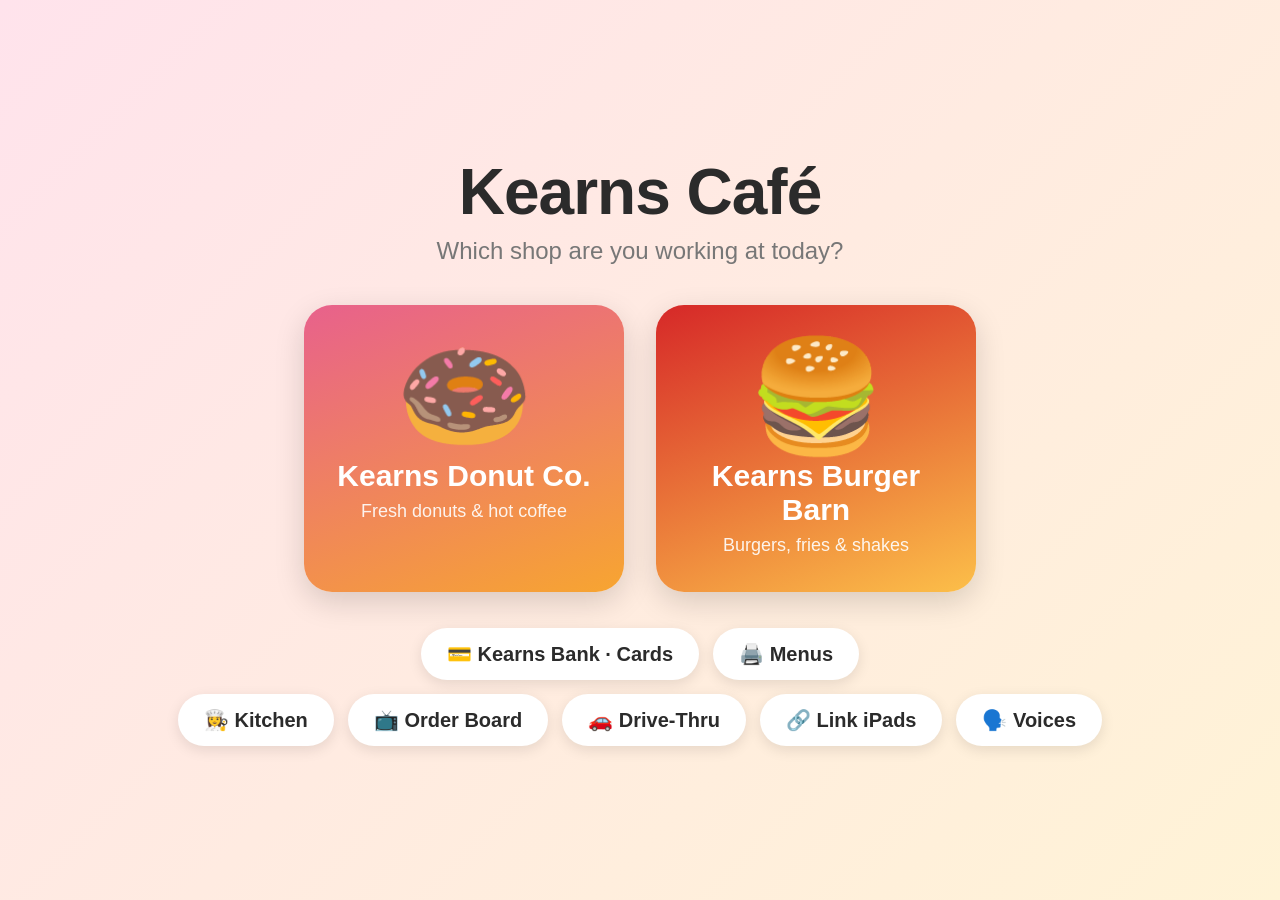
<file: index.html>
<!doctype html>
<html lang="en">
<head>
  <meta charset="utf-8">
  <meta name="viewport" content="width=device-width, initial-scale=1, maximum-scale=1, user-scalable=no, viewport-fit=cover">
  <title>Kearns Café</title>

  <!-- Makes it act like an app when added to the iPad home screen -->
  <meta name="apple-mobile-web-app-capable" content="yes">
  <meta name="mobile-web-app-capable" content="yes">
  <meta name="apple-mobile-web-app-status-bar-style" content="black-translucent">
  <meta name="apple-mobile-web-app-title" content="Kearns Café">
  <meta name="theme-color" content="#222222">
  <link rel="manifest" href="manifest.json">
  <link rel="apple-touch-icon" href="icons/icon-180.png">
  <link rel="icon" href="icons/icon.svg" type="image/svg+xml">

  <link rel="stylesheet" href="styles.css">
</head>
<body>

  <!-- ============ SHOP PICKER ============ -->
  <section id="picker" class="screen">
    <h1 class="picker-title">Kearns Café</h1>
    <p class="picker-sub">Which shop are you working at today?</p>
    <div id="shop-buttons" class="shop-buttons"></div>
    <div class="picker-links">
      <button id="btn-bank" class="bank-link">💳 Kearns Bank · Cards</button>
      <a href="menu.html" class="bank-link">🖨️ Menus</a>
    </div>
    <div class="picker-links picker-links-2">
      <button id="btn-kitchen" class="bank-link">👩‍🍳 Kitchen</button>
      <button id="btn-board" class="bank-link">📺 Order Board</button>
      <button id="btn-drive" class="bank-link">🚗 Drive-Thru</button>
      <button id="btn-link" class="bank-link">🔗 Link iPads</button>
      <button id="btn-voices" class="bank-link">🗣️ Voices</button>
    </div>
  </section>

  <!-- ============ KEARNS BANK (cards) ============ -->
  <section id="bank" class="screen hidden">
    <header class="topbar bank-bar">
      <button id="bank-back" class="topbar-home" aria-label="Back">←</button>
      <div class="topbar-brand"><span class="brand-emoji">🏦</span><span class="brand-name">Kearns Bank</span></div>
      <button id="bank-check" class="btn-small">📷 Check a Card</button>
      <button id="bank-print" class="btn-small">🖨️ Print Cards</button>
      <button id="bank-new" class="btn-small bank-new">+ New Card</button>
    </header>
    <div id="bank-cards" class="bank-cards"></div>
    <div id="bank-scan" class="modal hidden">
      <div class="sheet sheet-narrow center">
        <div class="sheet-title">Check a Card</div>
        <div id="bank-scan-view" class="scan-wrap"></div>
        <div id="bank-scan-msg" class="sheet-sub"></div>
        <button id="bank-scan-close" class="btn-secondary">Close</button>
      </div>
    </div>
  </section>

  <!-- ============ NEW CARD POPUP ============ -->
  <div id="newcard-modal" class="modal hidden">
    <div class="sheet sheet-narrow">
      <div class="sheet-title center">New Card</div>
      <div id="nc-preview" class="nc-preview"></div>
      <input id="nc-name" class="name-input" type="text" placeholder="Name on the card" maxlength="18" autocomplete="off" autocapitalize="words">
      <div id="nc-types" class="chips center-chips"></div>
      <div id="nc-amount-row" class="nc-row"><div class="group-label">Starting balance</div><div id="nc-amounts" class="chips center-chips"></div></div>
      <div id="nc-color-row" class="nc-row"><div class="group-label">Color</div><div id="nc-colors" class="chips center-chips"></div></div>
      <div class="sheet-foot">
        <button id="nc-cancel" class="btn-secondary">Cancel</button>
        <button id="nc-save" class="btn-primary">Make Card</button>
      </div>
    </div>
  </div>

  <!-- ============ KITCHEN ============ -->
  <section id="kitchen" class="screen hidden">
    <header class="topbar kitchen-bar">
      <button id="kitchen-back" class="topbar-home" aria-label="Back">←</button>
      <div class="topbar-brand"><span class="brand-emoji">👩‍🍳</span><span class="brand-name">Kitchen</span></div>
      <span id="kitchen-score" class="score-pill">🏆 0</span>
      <button id="kitchen-score-reset" class="btn-small score-reset" aria-label="Reset kitchen score">↺</button>
      <button id="kitchen-play" class="btn-small kitchen-play">🧸 Free Play</button>
    </header>
    <div id="kitchen-cols" class="kitchen-cols"></div>
  </section>

  <!-- ============ KITCHEN GAME: build the order ============ -->
  <section id="build" class="screen hidden">
    <header class="topbar kitchen-bar">
      <button id="build-back" class="topbar-home" aria-label="Back to kitchen">←</button>
      <div class="topbar-brand"><span class="brand-emoji">🍳</span><span class="brand-name">Make the Order</span></div>
      <span id="build-score" class="score-pill">🏆 0</span>
      <div id="build-shops" class="build-shops"></div>
      <button id="build-easy" class="btn-small build-easy">🐣 Easy shelf</button>
      <button id="build-skip" class="btn-small build-skip">Skip</button>
    </header>
    <div class="build-body">
      <div class="build-left">
        <div id="build-ticket" class="build-ticket"></div>
        <nav id="build-cats" class="categories build-cats"></nav>
        <div id="build-shelf" class="build-shelf"></div>
      </div>
      <div class="build-right">
        <div id="build-tray" class="build-tray">
          <div class="tray-label">🍽️ Tray</div>
          <div id="build-tray-hint" class="tray-hint">Drag food here!</div>
          <div id="build-tray-items" class="tray-items"></div>
        </div>
        <div id="build-msg" class="build-msg"></div>
        <div class="build-actions">
          <button id="build-clear" class="btn-secondary hidden">Clear</button>
          <button id="build-done" class="btn-primary">Done! 🔔</button>
        </div>
      </div>
    </div>
  </section>

  <!-- ============ DRIVE-THRU SPEAKER (intercom.js) ============ -->
  <section id="drive" class="screen hidden">
    <header class="topbar drive-bar">
      <button id="drive-back" class="topbar-home" aria-label="Back">←</button>
      <div class="topbar-brand"><span id="drive-shop-name" class="brand-name"></span></div>
      <div id="drive-shops" class="drive-shops"></div>
    </header>
    <div class="drive-body">
      <div id="drive-board" class="drive-board"></div>
      <aside class="drive-side">
        <div id="drive-grille" class="drive-grille" aria-hidden="true"></div>
        <div id="drive-link" class="drive-link"></div>
        <button id="drive-talk" class="drive-talk">🎤<span>Hold to Talk</span></button>
        <div id="drive-status" class="drive-status"></div>
        <div id="drive-vol"></div>
        <button id="drive-car" class="drive-car">🚗 I'm here!</button>
      </aside>
    </div>
  </section>

  <!-- ============ PHONE CALL (phones only, intercom.js) ============ -->
  <section id="phonecall" class="screen hidden">
    <header class="topbar phone-bar">
      <button id="pc-back" class="topbar-home" aria-label="Back">←</button>
      <div class="topbar-brand"><span class="brand-name">📞 Call the Restaurant</span></div>
    </header>
    <div id="pc-body" class="pc-body"></div>
  </section>

  <!-- Register: incoming phone call -->
  <div id="callin" class="callin hidden">
    <div class="callin-card">
      <div class="callin-icon">📞</div>
      <div class="callin-title">Incoming call</div>
      <div id="callin-sub" class="callin-sub">Phone order</div>
      <div class="callin-btns">
        <button id="callin-decline" class="callin-decline">✕ Decline</button>
        <button id="callin-answer" class="callin-answer">📞 Answer</button>
      </div>
    </div>
  </div>

  <!-- Register: on a phone call -->
  <div id="callbar" class="callbar hidden">
    <span class="pc-live"></span>
    <b>📞 On the phone</b>
    <span id="callbar-time" class="callbar-time">0:00</span>
    <button id="callbar-mute" class="btn-small">🔇 Mute</button>
    <span id="callbar-vol"></span>
    <button id="callbar-end" class="callbar-end">End</button>
  </div>

  <!-- ============ ORDER BOARD ============ -->
  <section id="board" class="screen hidden">
    <button id="board-back" class="board-back" aria-label="Back">←</button>
    <div class="board-cols">
      <div class="board-col"><div class="board-title">Preparing…</div><div id="board-preparing" class="board-list"></div></div>
      <div class="board-col board-ready"><div class="board-title">Ready! 🎉</div><div id="board-ready" class="board-list"></div></div>
    </div>
  </section>

  <!-- ============ LINK IPADS POPUP ============ -->
  <div id="link-modal" class="modal hidden">
    <div class="sheet sheet-narrow center">
      <div class="sheet-title">🔗 Link iPads</div>
      <div class="sheet-sub">Type the <b>same code</b> on both iPads and tap Link.<br>Both need internet to find each other.</div>
      <input id="link-code" class="name-input link-code" type="text" maxlength="24" autocomplete="off" autocapitalize="characters" spellcheck="false">
      <button id="link-new" class="btn-small">🎲 New code</button>
      <div id="link-status" class="link-status"></div>
      <div class="link-or">— or, with no internet —</div>
      <button id="link-qr" class="btn-secondary">📷 Link with QR codes</button>
      <div class="sheet-foot">
        <button id="link-unlink" class="btn-secondary hidden">Unlink</button>
        <button id="link-close" class="btn-secondary">Close</button>
        <button id="link-go" class="btn-primary">Link</button>
      </div>
    </div>
  </div>

  <!-- ============ QR-CODE LINK ============ -->
  <div id="qrlink-modal" class="modal hidden">
    <div class="sheet sheet-narrow center">
      <div class="sheet-title">📷 Link with QR codes</div>
      <div id="qrlink-body"></div>
      <div class="sheet-foot">
        <button id="qrlink-close" class="btn-secondary">Close</button>
      </div>
    </div>
  </div>

  <!-- ============ VOICE PICKER ============ -->
  <div id="voice-modal" class="modal hidden">
    <div class="sheet voice-sheet">
      <div class="sheet-head"><span class="sheet-emoji">🗣️</span><div><div class="sheet-title">Voices</div>
        <div class="sheet-sub">Tap a voice to use it for announcements. ▶ to hear it.</div></div></div>
      <div id="voice-tip" class="voice-tip hidden">
        <b>Want better voices?</b> On this iPad go to <b>Settings → Accessibility → Read &amp; Speak</b>
        (or <b>Spoken Content</b>) <b>→ Voices → English</b>, and download a few marked
        <b>Premium</b> or <b>Enhanced</b> (try Ava, Zoe, Evan, or Nathan). Then come back here.
      </div>
      <div id="voice-list" class="voice-list"></div>
      <div class="sheet-foot">
        <button id="voice-mix" class="btn-secondary voice-mix"></button>
        <button id="voice-demo" class="btn-secondary">🎲 Try a customer</button>
        <button id="voice-close" class="btn-primary">Done</button>
      </div>
    </div>
  </div>

  <div id="toast" class="toast"></div>

  <!-- Filled in right before printing -->
  <div id="print-sheet" class="print-sheet"></div>

  <!-- ============ REGISTER ============ -->
  <section id="register" class="screen hidden">
    <header class="topbar">
      <button id="btn-home" class="topbar-home" aria-label="Switch shop">⌂</button>
      <div class="topbar-brand">
        <span id="shop-emoji" class="brand-emoji"></span>
        <span id="shop-name" class="brand-name"></span>
      </div>
      <div class="topbar-right">
        <div id="order-number" class="order-number"></div>
        <div id="clock" class="clock"></div>
      </div>
      <button id="btn-pickups" class="topbar-home pickups-btn hidden" aria-label="Orders waiting to pay at pickup">🛍️<span id="pickups-count" class="pickups-count">0</span></button>
      <button id="btn-surprise" class="topbar-home" aria-label="Surprise customer">🎲</button>
      <button id="link-dot" class="topbar-home link-dot" aria-label="iPad link status">⚪</button>
      <button id="btn-mute" class="topbar-home" aria-label="Sound on or off">🔊</button>
    </header>

    <main class="register-body">
      <div class="menu-side">
        <div id="surprise-bar" class="surprise-bar hidden">
          <div class="sb-face-wrap"><span id="sb-face" class="sb-face"></span><span id="sb-mood" class="sb-mood"></span></div>
          <div class="sb-main">
            <div id="sb-name" class="sb-name"></div>
            <div id="sb-bubble" class="sb-bubble"></div>
            <div id="sb-score" class="sb-score"></div>
          </div>
          <div class="sb-side">
            <button id="sb-say" class="btn-small">🔊 Again</button>
            <button id="sb-peek" class="btn-small hidden">👀 Peek</button>
          </div>
        </div>
        <nav id="categories" class="categories"></nav>
        <div id="items" class="items"></div>
      </div>

      <aside class="ticket">
        <div class="ticket-head">
          <div class="ticket-title">Current Order</div>
          <button id="btn-clear" class="btn-small">Clear</button>
        </div>
        <div id="order-type" class="order-type">
          <button data-type="For Here"><span>🍽️</span>For Here</button>
          <button data-type="To Go"><span>🥡</span>To Go</button>
          <button data-type="Drive-Thru"><span>🚗</span>Drive-Thru</button>
          <button data-type="Phone"><span>📞</span>Phone</button>
        </div>
        <ul id="lines" class="lines"></ul>
        <div id="empty" class="empty">Tap a menu item<br>to start an order</div>
        <div class="totals">
          <div class="row"><span>Subtotal</span><span id="subtotal">$0.00</span></div>
          <div class="row"><span id="tax-label">Tax</span><span id="tax">$0.00</span></div>
          <div class="row total"><span>Total</span><span id="total">$0.00</span></div>
        </div>
        <button id="btn-charge" class="btn-charge" disabled>Charge $0.00</button>
      </aside>
    </main>
    <div id="intercom" class="intercom hidden">
      <button id="intercom-talk" class="intercom-talk" aria-label="Hold to talk to the drive-thru">🎧</button>
      <div class="intercom-text"><b>Drive-Thru</b><span id="intercom-status">Hold to talk to the drive-thru</span></div>
      <div id="intercom-vol"></div>
    </div>
  </section>

  <!-- ============ ITEM OPTIONS POPUP ============ -->
  <div id="item-modal" class="modal hidden">
    <div class="sheet">
      <div class="sheet-head">
        <span id="im-emoji" class="sheet-emoji"></span>
        <div>
          <div id="im-name" class="sheet-title"></div>
          <div id="im-base" class="sheet-sub"></div>
        </div>
      </div>
      <div id="im-groups" class="groups"></div>
      <div class="sheet-foot">
        <div class="qty">
          <button id="im-minus" class="qty-btn">−</button>
          <span id="im-qty" class="qty-num">1</span>
          <button id="im-plus" class="qty-btn">+</button>
        </div>
        <button id="im-cancel" class="btn-secondary">Cancel</button>
        <button id="im-add" class="btn-primary">Add to Order</button>
      </div>
    </div>
  </div>

  <!-- ============ NAME FOR THE ORDER ============ -->
  <div id="checkout-modal" class="modal hidden">
    <div class="sheet sheet-narrow">
      <div class="sheet-title center">Name for the order?</div>
      <input id="co-name" class="name-input" type="text" placeholder="Type a name" autocomplete="off" autocapitalize="words">
      <div id="co-quick" class="quick-names"></div>
      <div class="co-total">Total: <strong id="co-total"></strong></div>
      <div id="co-later-note" class="co-later-note hidden">📞 Phone order: the customer isn't here to pay yet.</div>
      <div class="sheet-foot">
        <button id="co-cancel" class="btn-secondary">Back</button>
        <button id="co-pay" class="btn-primary">Turn to Customer →</button>
        <button id="co-later" class="btn-primary hidden">🛍️ Pay at Pickup</button>
      </div>
    </div>
  </div>

  <!-- ============ PICKUPS: orders that still need to pay ============ -->
  <div id="pickups-modal" class="modal hidden">
    <div class="sheet sheet-narrow">
      <div class="sheet-title center">🛍️ Pay at Pickup</div>
      <div class="sheet-sub center">Phone orders waiting to pay. Tap <b>Pay</b> when the customer comes to pick up.</div>
      <div id="pickups-list" class="pickups-list"></div>
      <div class="sheet-foot">
        <button id="pickups-close" class="btn-primary">Done</button>
      </div>
    </div>
  </div>

  <!-- ============ SURPRISE CUSTOMER: pick a level ============ -->
  <div id="surprise-modal" class="modal hidden">
    <div class="sheet sheet-narrow center">
      <div class="sheet-title">🎲 Surprise Customers</div>
      <div class="sheet-sub">Pretend customers walk up and order. Ring it up right to earn points — mistakes cost points!</div>
      <div id="surprise-levels" class="surprise-levels">
        <button data-level="easy" class="level-btn"><b>🐣 Easy</b><span>1–2 plain items · +10 right, −5 wrong</span></button>
        <button data-level="medium" class="level-btn"><b>🙂 Medium</b><span>Sizes, options, for here or to go · +20 / −10</span></button>
        <button data-level="hard" class="level-btn"><b>🔥 Hard</b><span>Big tricky orders — listen carefully, and don't keep them waiting! · +30 / −15</span></button>
      </div>
      <div id="surprise-modal-score" class="sheet-sub"></div>
      <div class="sheet-foot">
        <button id="surprise-stop" class="btn-secondary hidden">Stop playing</button>
        <button id="surprise-close" class="btn-secondary">Close</button>
      </div>
    </div>
  </div>

  <!-- ============ CUSTOMER PAYMENT SCREEN (Square-style) ============ -->
  <section id="pay" class="pay screen hidden">
    <header class="pay-head">
      <button id="pay-cancel" class="pay-cancel">✕ Cancel</button>
      <div class="pay-head-mid">
        <div id="pay-shop" class="pay-shop"></div>
        <div id="pay-who" class="pay-who"></div>
      </div>
      <div id="pay-role" class="pay-role"></div>
    </header>
    <div class="pay-body">
      <aside class="pay-summary">
        <ul id="pay-lines" class="pay-lines"></ul>
        <div id="pay-totals" class="pay-totals"></div>
      </aside>
      <div id="pay-stage" class="pay-stage"></div>
    </div>
  </section>

  <script src="vendor/qrcode.js"></script>
  <script src="vendor/jsQR.js"></script>
  <script src="vendor/peerjs.min.js"></script>
  <script src="icons.js"></script>
  <script src="sounds.js"></script>
  <script src="voice.js"></script>
  <script src="scanner.js"></script>
  <script src="cards.js"></script>
  <script src="menus/donuts.js"></script>
  <script src="menus/burgers.js"></script>
  <script src="checkout.js"></script>
  <script src="kitchen.js"></script>
  <script src="game.js"></script>
  <script src="surprise.js"></script>
  <script src="app.js"></script>
  <script src="sync.js"></script>
  <script src="qrlink.js"></script>
  <script src="intercom.js"></script>
</body>
</html>
</file>
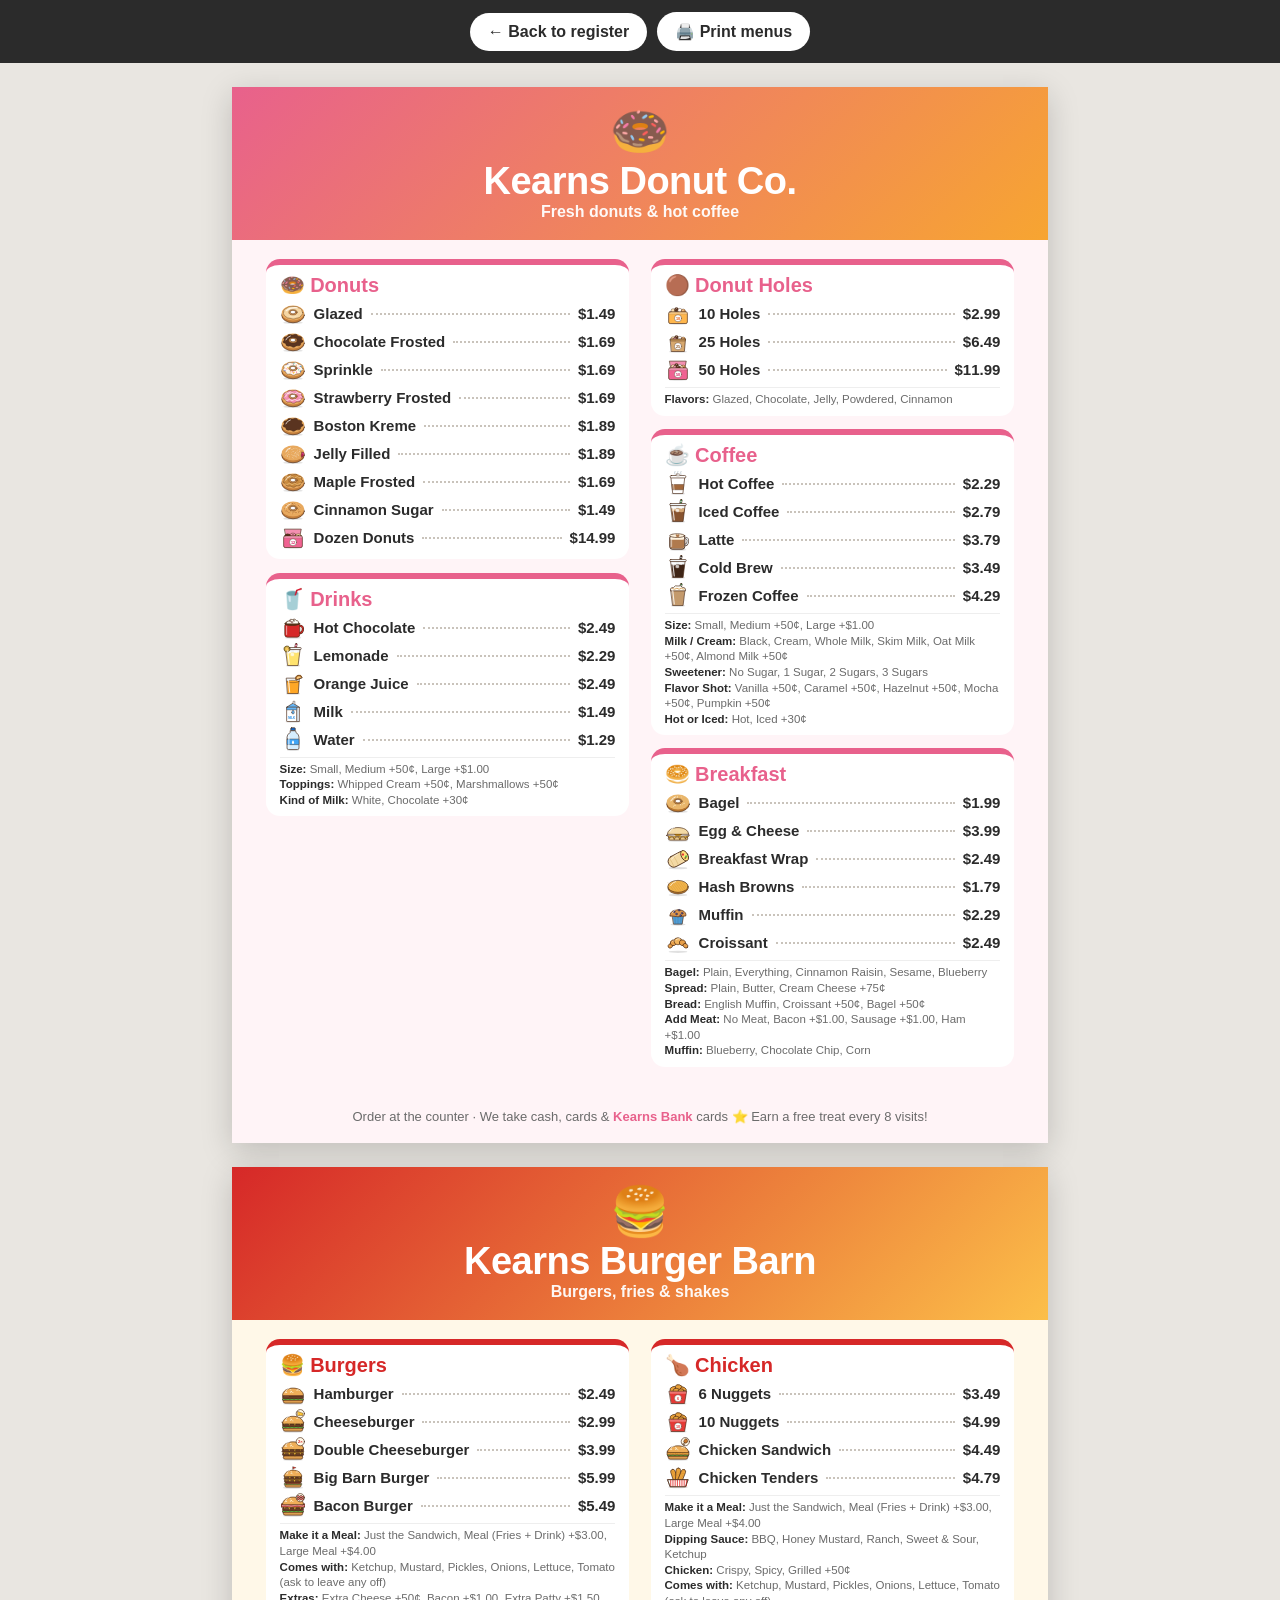
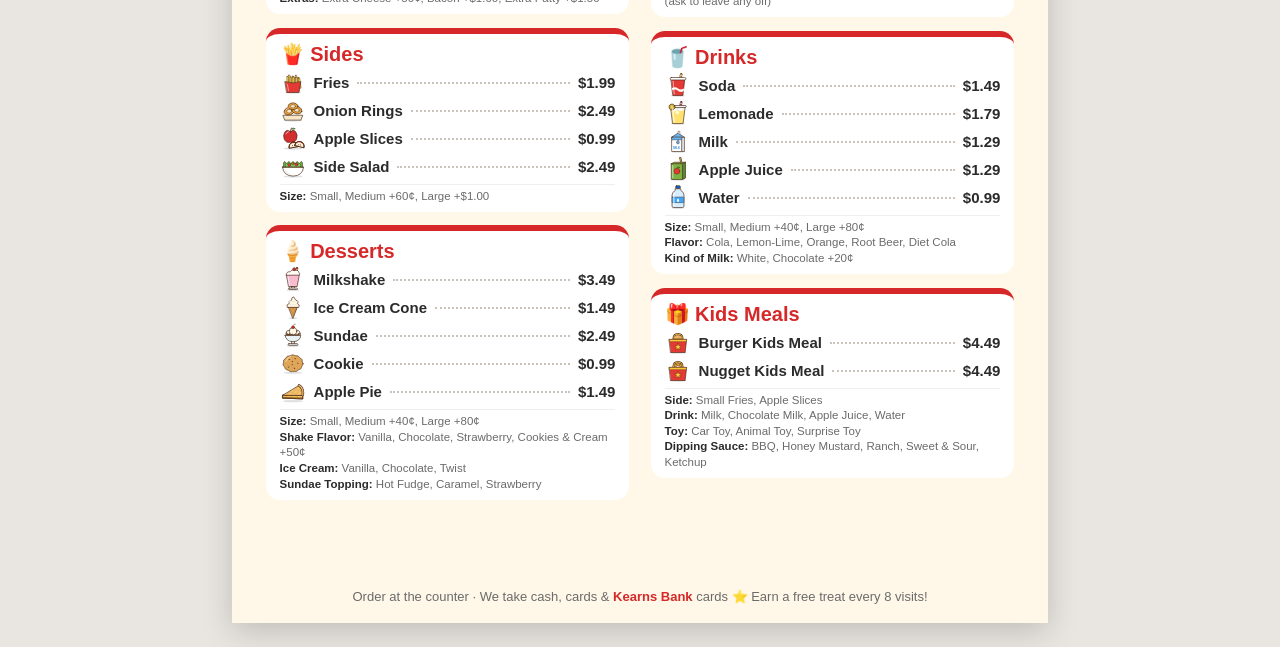
<file: menu.html>
<!doctype html>
<html lang="en">
<head>
  <meta charset="utf-8">
  <meta name="viewport" content="width=device-width, initial-scale=1">
  <title>Kearns Café Menus</title>
  <link rel="icon" href="icons/icon.svg" type="image/svg+xml">
  <style>
    /* Printable menus, built from the same menu files the register uses (menus/*.js) */
    :root { --ink: #2b2b2b; --muted: #6b6b6b; }
    * { box-sizing: border-box; }
    html, body { margin: 0; background: #e9e6e1; color: var(--ink); }
    body { font-family: -apple-system, BlinkMacSystemFont, "SF Pro Rounded", "Segoe UI", Roboto, sans-serif; }

    .toolbar {
      position: sticky; top: 0; z-index: 5;
      display: flex; gap: 10px; align-items: center; justify-content: center;
      padding: 12px; background: #2b2b2b; color: #fff;
    }
    .toolbar button, .toolbar a {
      font: inherit; font-weight: 700; font-size: 16px; color: #2b2b2b; text-decoration: none;
      background: #fff; border: 0; border-radius: 999px; padding: 10px 18px; cursor: pointer;
    }

    /* One sheet of letter paper per shop */
    .page {
      width: 8.5in; min-height: 11in;
      margin: 24px auto;
      background: var(--bg);
      box-shadow: 0 8px 30px rgba(0,0,0,0.18);
      display: flex; flex-direction: column;
      -webkit-print-color-adjust: exact; print-color-adjust: exact;
      overflow: hidden;
    }
    .head {
      background: linear-gradient(135deg, var(--primary), var(--accent));
      color: #fff; text-align: center; padding: 0.22in 0.4in 0.2in;
    }
    .head .logo { font-size: 48px; line-height: 1; }
    .head h1 { margin: 4px 0 0; font-size: 38px; letter-spacing: -0.5px; }
    .head p { margin: 0; font-size: 16px; font-weight: 600; opacity: 0.95; }

    .cols { flex: 1; display: grid; grid-template-columns: 1fr 1fr; gap: 0.22in; padding: 0.2in 0.35in 0.05in; align-items: start; }
    .col { display: flex; flex-direction: column; gap: 0.14in; min-width: 0; }
    .cat {
      break-inside: avoid;
      background: #fff; border-radius: 14px; padding: 8px 14px 8px;
      border-top: 6px solid var(--primary);
    }
    .cat h2 { margin: 0 0 2px; font-size: 20px; color: var(--primary); }
    .item { display: flex; align-items: baseline; gap: 8px; padding: 2px 0; font-size: 15px; }
    .item .e { width: 26px; text-align: center; font-size: 17px; }
    .item .e .food-ico { width: 24px; height: 24px; vertical-align: -6px; }
    .item .n { font-weight: 700; }
    .item .dots { flex: 1; border-bottom: 2px dotted #c9c3bb; transform: translateY(-4px); min-width: 12px; }
    .item .p { font-weight: 800; }
    .opts { margin-top: 4px; padding-top: 4px; border-top: 1px solid #eee; font-size: 11.5px; color: var(--muted); line-height: 1.35; }
    .opts b { color: var(--ink); }

    .foot { text-align: center; padding: 0.1in 0.4in 0.2in; font-size: 13px; color: var(--muted); }
    .foot b { color: var(--primary); }

    @media print {
      @page { size: letter; margin: 0; }
      html, body { background: #fff; }
      .toolbar { display: none; }
      .page { margin: 0; box-shadow: none; min-height: 11in; break-after: page; }
      .page:last-child { break-after: auto; }
    }
  </style>
</head>
<body>
  <div class="toolbar">
    <a href="./">← Back to register</a>
    <button onclick="window.print()">🖨️ Print menus</button>
  </div>
  <div id="pages"></div>

  <script src="menus/donuts.js"></script>
  <script src="menus/burgers.js"></script>
  <script src="icons.js"></script>
  <script>
    (function () {
      const money = (n) => "$" + n.toFixed(2);
      const plus = (n) => n < 1 ? "+" + Math.round(n * 100) + "¢" : "+" + money(n);

      // Describe an option group in one line, e.g. "Size: Small, Medium +50¢, Large +$1.00"
      function optionLine(g) {
        const label = g.label.replace(/\s*\(.*\)$/, "").replace(/\?$/, "");
        const choices = g.choices.map((c) => c.name + (c.price ? " " + plus(c.price) : "")).join(", ");
        if (g.startAll) return `<b>Comes with:</b> ${choices} (ask to leave any off)`;
        return `<b>${label}:</b> ${choices}`;
      }

      function shopPage(m) {
        // Rough height of each section, so the two columns come out about even
        const weight = (c) => {
          const items = m.items.filter((i) => i.cat === c.id);
          const groups = new Set();
          items.forEach((i) => (i.options || []).forEach((g) => groups.add(g)));
          // option lines wrap at roughly 60 characters
          let optLines = 0;
          groups.forEach((g) => { optLines += Math.ceil(optionLine(m.optionGroups[g]).replace(/<[^>]+>/g, "").length / 60) * 0.7; });
          return 2 + items.length + optLines;
        };
        const cols = [[], []];
        const heights = [0, 0];
        m.categories.forEach((c) => {
          const k = heights[0] <= heights[1] ? 0 : 1;
          cols[k].push(c);
          heights[k] += weight(c);
        });

        const section = (c) => {
          const items = m.items.filter((i) => i.cat === c.id);
          // Option groups used in this section, listed once underneath
          const groups = [];
          items.forEach((i) => (i.options || []).forEach((gid) => { if (!groups.includes(gid)) groups.push(gid); }));
          return `
            <section class="cat">
              <h2>${c.emoji} ${c.name}</h2>
              ${items.map((i) => `
                <div class="item"><span class="e">${window.Icons ? window.Icons.html(i.id, i.emoji) : i.emoji}</span><span class="n">${i.name}</span><span class="dots"></span><span class="p">${money(i.price)}</span></div>`).join("")}
              ${groups.length ? `<div class="opts">${groups.map((g) => optionLine(m.optionGroups[g])).join("<br>")}</div>` : ""}
            </section>`;
        };
        const cats = cols.map((list) => `<div class="col">${list.map(section).join("")}</div>`).join("");

        return `
          <article class="page" style="--primary:${m.theme.primary};--accent:${m.theme.accent};--bg:${m.theme.bg}">
            <header class="head">
              <div class="logo">${m.emoji}</div>
              <h1>${m.name}</h1>
              <p>${m.tagline}</p>
            </header>
            <div class="cols">${cats}</div>
            <footer class="foot">Order at the counter · We take cash, cards & <b>Kearns Bank</b> cards ⭐ Earn a free treat every 8 visits!</footer>
          </article>`;
      }

      const only = new URLSearchParams(location.search).get("shop");
      const shops = Object.values(window.MENUS).filter((m) => !only || m.id === only);
      document.getElementById("pages").innerHTML = shops.map(shopPage).join("");
    })();
  </script>
</body>
</html>
</file>
<file: styles.css>
:root {
  --primary: #e8618c;
  --accent: #f7a531;
  --bg: #fff4f7;
  --ink: #2b2b2b;
  --muted: #777;
  --panel: #ffffff;
  --line: #e6e6e6;
  --ok: #2a9d5b;
  --radius: 16px;
}

* { box-sizing: border-box; -webkit-tap-highlight-color: transparent; }

html, body {
  margin: 0;
  height: 100%;
  overflow: hidden;
  font-family: -apple-system, BlinkMacSystemFont, "SF Pro Rounded", "Segoe UI", Roboto, sans-serif;
  color: var(--ink);
  background: var(--bg);
  -webkit-user-select: none;
  user-select: none;
  touch-action: manipulation;
}

button {
  font: inherit;
  color: inherit;
  border: none;
  background: none;
  cursor: pointer;
  touch-action: manipulation;
}
button:active { transform: scale(0.96); }
button:disabled { opacity: 0.4; transform: none; }

.hidden { display: none !important; }
.center { text-align: center; }

.screen {
  position: fixed;
  inset: 0;
  padding: env(safe-area-inset-top) env(safe-area-inset-right) env(safe-area-inset-bottom) env(safe-area-inset-left);
}

/* ---------- Shop picker ---------- */
#picker {
  display: flex;
  flex-direction: column;
  align-items: center;
  justify-content: center;
  background: linear-gradient(135deg, #ffe3ec, #fff3d6);
}
.picker-title { font-size: 64px; margin: 0; letter-spacing: -1px; }
.picker-sub { font-size: 24px; color: var(--muted); margin: 8px 0 40px; }
.shop-buttons { display: flex; gap: 32px; flex-wrap: wrap; justify-content: center; padding: 0 16px; }
.shop-btn {
  width: 320px;
  padding: 36px 24px;
  border-radius: 28px;
  color: #fff;
  box-shadow: 0 10px 30px rgba(0,0,0,0.15);
  display: flex;
  flex-direction: column;
  align-items: center;
  gap: 8px;
}
.shop-btn .big { font-size: 110px; line-height: 1; }
.shop-btn .name { font-size: 30px; font-weight: 800; }
.shop-btn .tag { font-size: 18px; opacity: 0.9; }

/* ---------- Register layout ---------- */
#register { display: flex; flex-direction: column; }

.topbar {
  display: flex;
  align-items: center;
  gap: 16px;
  padding: 10px 16px;
  background: var(--primary);
  color: #fff;
  flex-shrink: 0;
}
.topbar-home {
  width: 52px; height: 52px;
  border-radius: 14px;
  background: rgba(255,255,255,0.2);
  font-size: 30px;
  line-height: 1;
}
.topbar-brand { display: flex; align-items: center; gap: 10px; flex: 1; min-width: 0; }
.brand-emoji { font-size: 36px; }
.brand-name { font-size: 26px; font-weight: 800; white-space: nowrap; overflow: hidden; text-overflow: ellipsis; }
.topbar-right { text-align: right; }
.order-number { font-size: 22px; font-weight: 800; }
.clock { font-size: 15px; opacity: 0.9; }

.segmented {
  display: flex;
  background: rgba(0,0,0,0.15);
  border-radius: 14px;
  padding: 4px;
}
.segmented button {
  padding: 10px 14px;
  border-radius: 10px;
  font-size: 17px;
  font-weight: 700;
  color: #fff;
  white-space: nowrap;
}
.segmented button.on { background: #fff; color: var(--primary); }

.register-body {
  flex: 1;
  display: flex;
  min-height: 0;
}

/* ---------- Menu side ---------- */
.menu-side { flex: 1; display: flex; flex-direction: column; min-width: 0; }

.categories {
  display: flex;
  gap: 10px;
  padding: 12px 16px;
  overflow-x: auto;
  flex-shrink: 0;
  -webkit-overflow-scrolling: touch;
}
.cat-btn {
  padding: 12px 20px;
  border-radius: 999px;
  background: #fff;
  font-size: 20px;
  font-weight: 700;
  white-space: nowrap;
  box-shadow: 0 2px 6px rgba(0,0,0,0.08);
}
.cat-btn.on { background: var(--accent); color: #fff; }

.items {
  flex: 1;
  overflow-y: auto;
  -webkit-overflow-scrolling: touch;
  padding: 4px 16px 16px;
  display: grid;
  grid-template-columns: repeat(auto-fill, minmax(150px, 1fr));
  grid-auto-rows: 150px;
  gap: 14px;
  align-content: start;
}
.item-btn {
  background: #fff;
  border-radius: var(--radius);
  box-shadow: 0 3px 10px rgba(0,0,0,0.08);
  display: flex;
  flex-direction: column;
  align-items: center;
  justify-content: center;
  gap: 4px;
  padding: 10px;
  border-bottom: 5px solid var(--accent);
}
.item-btn .e { font-size: 56px; line-height: 1.1; }
.item-btn .n { font-size: 17px; font-weight: 700; text-align: center; line-height: 1.15; }
.item-btn .p { font-size: 16px; color: var(--muted); font-weight: 600; }

/* ---------- Ticket (order) side ---------- */
.ticket {
  width: 380px;
  flex-shrink: 0;
  background: var(--panel);
  display: flex;
  flex-direction: column;
  border-left: 1px solid var(--line);
  box-shadow: -4px 0 16px rgba(0,0,0,0.05);
}
.ticket-head {
  display: flex;
  align-items: center;
  justify-content: space-between;
  padding: 14px 16px;
  border-bottom: 1px solid var(--line);
}
.ticket-title { font-size: 22px; font-weight: 800; }
.ticket-customer { font-size: 15px; color: var(--muted); }
.btn-small {
  padding: 10px 16px;
  border-radius: 12px;
  background: #f1f1f1;
  font-weight: 700;
  font-size: 16px;
}

.lines {
  list-style: none;
  margin: 0;
  padding: 0;
  flex: 1;
  overflow-y: auto;
  -webkit-overflow-scrolling: touch;
}
.line {
  display: flex;
  align-items: flex-start;
  gap: 10px;
  padding: 12px 16px;
  border-bottom: 1px solid var(--line);
}
.line.flash { animation: flash 0.6s; }
@keyframes flash { from { background: #fff3c4; } to { background: transparent; } }
.line-emoji { font-size: 30px; line-height: 1; }
.line-main { flex: 1; min-width: 0; }
.line-name { font-size: 18px; font-weight: 700; }
.line-mods { font-size: 14px; color: var(--muted); margin-top: 2px; }
.line-price { font-size: 18px; font-weight: 700; margin-top: 6px; }
.line-qty { display: flex; align-items: center; gap: 6px; }
.line-qty button {
  width: 40px; height: 40px;
  border-radius: 12px;
  background: #f1f1f1;
  font-size: 24px;
  font-weight: 700;
  line-height: 1;
}
.line-qty span { min-width: 24px; text-align: center; font-size: 20px; font-weight: 800; }

.empty {
  flex: 1;
  display: flex;
  align-items: center;
  justify-content: center;
  text-align: center;
  color: #aaa;
  font-size: 20px;
  line-height: 1.5;
}

.totals { padding: 12px 16px; border-top: 2px solid var(--line); }
.totals .row { display: flex; justify-content: space-between; font-size: 18px; padding: 3px 0; color: var(--muted); }
.totals .total { font-size: 26px; font-weight: 800; color: var(--ink); padding-top: 6px; }

.btn-charge {
  margin: 0 16px 16px;
  padding: 22px;
  border-radius: var(--radius);
  background: var(--ok);
  color: #fff;
  font-size: 26px;
  font-weight: 800;
}

/* ---------- Popups ---------- */
.modal {
  position: fixed;
  inset: 0;
  background: rgba(0,0,0,0.45);
  display: flex;
  align-items: center;
  justify-content: center;
  z-index: 10;
  padding: 24px;
}
.sheet {
  background: #fff;
  border-radius: 24px;
  width: min(760px, 100%);
  max-height: 100%;
  display: flex;
  flex-direction: column;
  box-shadow: 0 20px 60px rgba(0,0,0,0.3);
  overflow: hidden;
}
.sheet-narrow { width: min(520px, 100%); padding: 28px; gap: 16px; }
.sheet-head {
  display: flex;
  align-items: center;
  gap: 16px;
  padding: 20px 24px;
  border-bottom: 1px solid var(--line);
}
.sheet-emoji { font-size: 56px; line-height: 1; }
.sheet-title { font-size: 28px; font-weight: 800; }
.sheet-sub { font-size: 18px; color: var(--muted); }

.groups { overflow-y: auto; -webkit-overflow-scrolling: touch; padding: 8px 24px 16px; }
.group { margin-top: 14px; }
.group-label { font-size: 18px; font-weight: 800; margin-bottom: 8px; }
.group-label small { font-weight: 500; color: var(--muted); }
.chips { display: flex; flex-wrap: wrap; gap: 10px; }
.chip {
  padding: 12px 18px;
  border-radius: 14px;
  background: #f1f1f1;
  font-size: 18px;
  font-weight: 600;
  border: 3px solid transparent;
}
.chip.on { background: #fff; border-color: var(--primary); color: var(--primary); }
.chip.off { text-decoration: line-through; color: #aaa; }
.chip .plus { font-size: 14px; opacity: 0.8; margin-left: 4px; }

.sheet-foot {
  display: flex;
  align-items: center;
  gap: 12px;
  padding: 16px 24px;
  border-top: 1px solid var(--line);
}
.sheet-narrow .sheet-foot { padding: 8px 0 0; border-top: none; }
.qty { display: flex; align-items: center; gap: 10px; margin-right: auto; }
.qty-btn {
  width: 52px; height: 52px;
  border-radius: 14px;
  background: #f1f1f1;
  font-size: 30px;
  font-weight: 700;
}
.qty-num { font-size: 26px; font-weight: 800; min-width: 32px; text-align: center; }

.btn-primary, .btn-secondary {
  padding: 16px 26px;
  border-radius: 14px;
  font-size: 20px;
  font-weight: 800;
}
.btn-primary { background: var(--ok); color: #fff; flex: 1; }
.btn-secondary { background: #f1f1f1; }
.btn-wide { width: 100%; margin-top: 8px; }

.name-input {
  font: inherit;
  font-size: 26px;
  padding: 14px 18px;
  border-radius: 14px;
  border: 3px solid var(--line);
  width: 100%;
  -webkit-user-select: text;
  user-select: text;
}
.name-input:focus { outline: none; border-color: var(--primary); }
.quick-names { display: flex; flex-wrap: wrap; gap: 8px; justify-content: center; }
.quick-names .chip { font-size: 16px; padding: 10px 14px; }
.co-total { text-align: center; font-size: 22px; }


/* ---------- Narrower screens (iPad portrait, phones) ---------- */
@media (max-width: 900px) {
  .ticket { width: 320px; }
  .brand-name { font-size: 20px; }
  .items { grid-template-columns: repeat(auto-fill, minmax(130px, 1fr)); grid-auto-rows: 135px; }
}
@media (max-width: 700px) {
  .register-body { flex-direction: column; }
  .ticket { width: 100%; height: 45%; border-left: none; border-top: 1px solid var(--line); }
  .picker-title { font-size: 44px; }
  .shop-btn { width: 260px; padding: 24px 16px; }
  .shop-btn .big { font-size: 80px; }
}

/* =====================================================================
   PAYMENT SCREEN (checkout.js) — Square-style customer display
   ===================================================================== */
.pay { display: flex; flex-direction: column; background: var(--bg); z-index: 20; }
.pay-head {
  display: flex;
  align-items: center;
  gap: 16px;
  padding: 12px 16px;
  background: var(--primary);
  color: #fff;
  flex-shrink: 0;
}
.pay-cancel {
  padding: 12px 16px;
  border-radius: 12px;
  background: rgba(255,255,255,0.2);
  font-weight: 700;
  font-size: 17px;
}
.pay-head-mid { flex: 1; min-width: 0; }
.pay-shop { font-size: 24px; font-weight: 800; }
.pay-who { font-size: 16px; opacity: 0.9; }
.pay-role {
  padding: 10px 16px;
  border-radius: 999px;
  background: #fff;
  color: var(--primary);
  font-weight: 800;
  font-size: 18px;
}

.pay-body { flex: 1; display: flex; min-height: 0; }
.pay-summary {
  width: 34%;
  max-width: 380px;
  background: #fff;
  display: flex;
  flex-direction: column;
  border-right: 1px solid var(--line);
}
.pay-lines { list-style: none; margin: 0; padding: 8px 0; flex: 1; overflow-y: auto; }
.pay-lines li { display: flex; gap: 10px; align-items: flex-start; padding: 10px 16px; }
.pl-emoji { font-size: 26px; line-height: 1; }
.pl-main { flex: 1; min-width: 0; font-size: 17px; }
.pl-main small { display: block; color: var(--muted); font-size: 14px; }
.pl-price { font-weight: 700; font-size: 17px; }
.pay-totals { padding: 12px 16px 16px; border-top: 2px solid var(--line); }
.pay-totals div { display: flex; justify-content: space-between; font-size: 18px; color: var(--muted); padding: 2px 0; }
.pay-totals .pt-total { font-size: 26px; font-weight: 800; color: var(--ink); padding-top: 6px; }

.pay-stage {
  flex: 1;
  display: flex;
  flex-direction: column;
  align-items: center;
  justify-content: center;
  gap: 18px;
  padding: 24px;
  overflow-y: auto;
  text-align: center;
}

/* Cashier's turn: dark screen so everyone can tell it's not the customer's */
.pay.is-cashier .pay-head { background: #2b2d42; }
.pay.is-cashier .pay-role { color: #2b2d42; }
.pay.is-cashier .pay-stage { background: #3a3d56; color: #fff; }

.pay-title { font-size: 40px; font-weight: 800; }
.pay-sub { font-size: 22px; color: var(--muted); line-height: 1.4; }
.pay.is-cashier .pay-sub { color: #c9cbe0; }
.pay-big { font-size: 80px; font-weight: 900; color: var(--primary); line-height: 1; }
.pay-emoji { font-size: 90px; line-height: 1; }
.hl { color: var(--accent); }

.pay-primary, .pay-secondary {
  padding: 20px 32px;
  border-radius: 16px;
  font-size: 22px;
  font-weight: 800;
}
.pay-primary { background: var(--ok); color: #fff; min-width: 260px; }
.pay-secondary { background: #e9e9ee; color: var(--ink); }
.pay-link { font-size: 18px; color: var(--muted); padding: 10px; text-decoration: underline; }
.pay.is-cashier .pay-link { color: #c9cbe0; }

/* Tip */
.tip-grid { display: grid; grid-template-columns: repeat(2, minmax(180px, 240px)); gap: 16px; }
.tip-btn {
  background: #fff;
  border-radius: 20px;
  padding: 26px 16px;
  box-shadow: 0 4px 14px rgba(0,0,0,0.08);
  border: 3px solid var(--primary);
  display: flex;
  flex-direction: column;
  gap: 4px;
}
.tip-pct { font-size: 36px; font-weight: 900; color: var(--primary); }
.tip-amt { font-size: 20px; color: var(--muted); font-weight: 600; }
.tip-none { border-color: var(--line); justify-content: center; }
.tip-none .tip-pct { color: var(--ink); font-size: 28px; }

/* Card or cash */
.method-row { display: flex; gap: 20px; }
.method-btn {
  width: 240px;
  padding: 28px 16px;
  border-radius: 22px;
  background: #fff;
  border: 3px solid var(--primary);
  box-shadow: 0 4px 14px rgba(0,0,0,0.08);
  font-size: 24px;
  font-weight: 800;
  display: flex;
  flex-direction: column;
  align-items: center;
  gap: 8px;
}
.m-emoji { font-size: 64px; line-height: 1; }

/* Tap to pay */
.tap-zone {
  position: relative;
  width: 240px;
  height: 240px;
  border-radius: 50%;
  background: var(--primary);
  color: #fff;
  display: flex;
  align-items: center;
  justify-content: center;
}
.tap-zone:active { transform: scale(0.95); }
.tap-icon { font-size: 70px; font-weight: 900; letter-spacing: -6px; transform: rotate(0deg); }
.ring {
  position: absolute;
  inset: 0;
  border-radius: 50%;
  border: 4px solid var(--primary);
  animation: ring 2s infinite;
  pointer-events: none;
}
.ring.r2 { animation-delay: 0.66s; }
.ring.r3 { animation-delay: 1.33s; }
@keyframes ring { from { transform: scale(1); opacity: 0.7; } to { transform: scale(1.6); opacity: 0; } }
.tap-zone.processing { animation: pulse 0.6s infinite alternate; }
.tap-zone.processing .ring, .tap-zone.approved .ring { display: none; }
@keyframes pulse { from { filter: brightness(1); } to { filter: brightness(1.25); } }
.tap-zone.approved { background: var(--ok); }
.tap-check { font-size: 120px; font-weight: 900; line-height: 1; }
.spinner {
  display: inline-block;
  width: 22px; height: 22px;
  border: 4px solid #ccc;
  border-top-color: var(--primary);
  border-radius: 50%;
  vertical-align: -4px;
  animation: spin 0.8s linear infinite;
}
@keyframes spin { to { transform: rotate(360deg); } }

/* Cash: counting what the customer gave */
.due-row, .given {
  display: flex;
  align-items: baseline;
  justify-content: space-between;
  gap: 24px;
  width: min(520px, 100%);
  font-size: 24px;
}
.due-row b { font-size: 34px; }
.given { flex-wrap: wrap; }
.given b { font-size: 48px; color: #ffd166; }
.given small { width: 100%; text-align: left; font-size: 18px; color: #ffb4a2; }
.given small.ok { color: #95e6a8; }
.cash-pad { display: grid; grid-template-columns: repeat(6, 1fr); gap: 10px; width: min(620px, 100%); }
.bill {
  grid-column: span 1;
  height: 70px;
  border-radius: 10px;
  background: #85bb65;
  border: 3px solid #4f7a3a;
  color: #1f3a12;
  font-size: 22px;
  font-weight: 900;
}
.coin {
  height: 70px;
  border-radius: 50%;
  font-size: 18px;
  font-weight: 800;
  color: #333;
  background: radial-gradient(circle at 35% 35%, #f4f4f4, #a9a9b3);
  border: 3px solid #8a8a94;
  aspect-ratio: 1;
  justify-self: center;
}
.cash-pad .coin { grid-column: span 1; }
.cash-pad .coin-25 { grid-column: 2; }
.coin-1 { background: radial-gradient(circle at 35% 35%, #f1b38a, #b06a3b); border-color: #8a4f29; color: #3d1f0b; }
.cash-actions { display: flex; gap: 12px; flex-wrap: wrap; justify-content: center; }

/* Cash: figuring out change */
.math { font-size: 26px; color: #c9cbe0; }
.keypad-display {
  font-size: 56px;
  font-weight: 900;
  background: #fff;
  color: var(--ink);
  border-radius: 16px;
  padding: 8px 32px;
  min-width: 280px;
}
.keypad { display: grid; grid-template-columns: repeat(3, 90px); gap: 10px; }
.key {
  height: 66px;
  border-radius: 14px;
  background: #fff;
  color: var(--ink);
  font-size: 30px;
  font-weight: 800;
}
.key-fn { background: #c9cbe0; font-size: 24px; }
.feedback { min-height: 30px; font-size: 24px; font-weight: 800; }
.feedback.ok { color: #95e6a8; }
.feedback.bad { color: #ffb4a2; animation: shake 0.3s; }
@keyframes shake { 25% { transform: translateX(-8px); } 75% { transform: translateX(8px); } }

.breakdown { display: flex; flex-direction: column; gap: 10px; align-items: flex-start; }
.bd-row { display: flex; align-items: center; gap: 14px; font-size: 24px; font-weight: 700; }
.bd-n { min-width: 48px; text-align: right; }
.bill-pic {
  width: 110px; height: 50px;
  display: inline-flex; align-items: center; justify-content: center;
  border-radius: 8px;
  background: #85bb65;
  border: 3px solid #4f7a3a;
  color: #1f3a12;
  font-weight: 900;
}
.coin-pic {
  width: 52px; height: 52px;
  display: inline-flex; align-items: center; justify-content: center;
  border-radius: 50%;
  font-size: 15px;
  font-weight: 800;
  color: #333;
  background: radial-gradient(circle at 35% 35%, #f4f4f4, #a9a9b3);
  border: 3px solid #8a8a94;
}
.coin-pic.coin-1 { background: radial-gradient(circle at 35% 35%, #f1b38a, #b06a3b); border-color: #8a4f29; color: #3d1f0b; }
.coin-pic.coin-10 { width: 42px; height: 42px; font-size: 13px; }
.coin-pic.coin-1, .coin-pic.coin-5 { width: 46px; height: 46px; }

/* Receipt */
.receipt-grid { display: grid; grid-template-columns: repeat(4, 150px); gap: 14px; }
.receipt-btn {
  padding: 22px 8px;
  border-radius: 18px;
  background: #fff;
  border: 3px solid var(--primary);
  font-size: 20px;
  font-weight: 800;
  line-height: 1.6;
}
.paper-wrap { overflow: hidden; max-height: 62vh; overflow-y: auto; }
.paper {
  width: 320px;
  background: #fff;
  color: #222;
  font-family: "Courier New", Courier, monospace;
  font-size: 16px;
  padding: 20px 18px 28px;
  text-align: left;
  box-shadow: 0 6px 18px rgba(0,0,0,0.15);
  animation: printout 1.6s ease-out;
  -webkit-mask: linear-gradient(#000 0 0) top / 100% calc(100% - 10px) no-repeat,
                conic-gradient(from -45deg at bottom, #0000, #000 1deg 89deg, #0000 90deg) bottom / 20px 10px repeat-x;
          mask: linear-gradient(#000 0 0) top / 100% calc(100% - 10px) no-repeat,
                conic-gradient(from -45deg at bottom, #0000, #000 1deg 89deg, #0000 90deg) bottom / 20px 10px repeat-x;
}
@keyframes printout { from { transform: translateY(-100%); } to { transform: translateY(0); } }
.r-shop { text-align: center; font-weight: 900; font-size: 18px; margin-bottom: 6px; }
.r-center { text-align: center; margin: 4px 0; }
.r-rule { border-top: 2px dashed #999; margin: 10px 0; }
.r-line { display: flex; justify-content: space-between; gap: 10px; }
.r-mods { font-size: 13px; color: #666; padding-left: 16px; }
.r-total { font-weight: 900; font-size: 18px; margin-top: 4px; }

.order-big { font-size: 110px; }

@media (max-width: 900px) {
  .pay-summary { display: none; }
  .receipt-grid { grid-template-columns: repeat(2, 150px); }
  .pay-title { font-size: 32px; }
}

/* =====================================================================
   KEARNS BANK — cards, scanner, printing (cards.js, scanner.js)
   ===================================================================== */
.picker-links { display: flex; gap: 14px; margin-top: 36px; flex-wrap: wrap; justify-content: center; }
.bank-link {
  color: var(--ink);
  text-decoration: none;
  padding: 14px 26px;
  border-radius: 999px;
  background: #fff;
  font-size: 20px;
  font-weight: 800;
  box-shadow: 0 4px 14px rgba(0,0,0,0.1);
}

#bank { display: flex; flex-direction: column; background: #eef1f8; }
.bank-bar { background: #1e3a8a; }
.bank-bar .btn-small { background: rgba(255,255,255,0.18); color: #fff; padding: 12px 16px; font-size: 17px; }
.bank-bar .bank-new { background: #fff; color: #1e3a8a; }
.bank-cards {
  flex: 1;
  overflow-y: auto;
  -webkit-overflow-scrolling: touch;
  padding: 20px 16px;
  display: grid;
  grid-template-columns: repeat(auto-fill, minmax(340px, 1fr));
  gap: 22px;
  align-content: start;
  justify-items: center;
}
.bank-empty { grid-column: 1 / -1; font-size: 22px; color: var(--muted); padding: 60px; }
.bank-tile { display: flex; flex-direction: column; gap: 8px; align-items: stretch; }
.bank-info { display: flex; justify-content: space-between; font-size: 18px; padding: 0 4px; }
.bank-actions { display: flex; gap: 8px; flex-wrap: wrap; }
.bank-actions .btn-small { background: #fff; }
.bank-actions .bank-del { margin-left: auto; color: #b42318; }

/* The card itself. --u is one "inch": 100px on screen, a real inch when printed */
.ccard {
  --u: 100px;
  width: calc(3.375 * var(--u));
  height: calc(2.125 * var(--u));
  border-radius: calc(0.14 * var(--u));
  background: linear-gradient(135deg, var(--ca), var(--cb));
  color: #fff;
  display: flex;
  padding: calc(0.14 * var(--u));
  gap: calc(0.1 * var(--u));
  box-shadow: 0 6px 16px rgba(0,0,0,0.2);
  position: relative;
  overflow: hidden;
  -webkit-print-color-adjust: exact;
  print-color-adjust: exact;
  flex-shrink: 0;
}
.ccard::before {
  content: "";
  position: absolute;
  width: 140%; height: 140%;
  right: -70%; top: -80%;
  border-radius: 50%;
  background: rgba(255,255,255,0.08);
}
.cc-left { flex: 1; display: flex; flex-direction: column; min-width: 0; position: relative; }
.cc-bank { font-weight: 900; font-size: calc(0.15 * var(--u)); letter-spacing: 0.08em; }
.cc-type { font-size: calc(0.1 * var(--u)); font-weight: 700; opacity: 0.9; margin-top: calc(0.02 * var(--u)); }
.cc-chip {
  width: calc(0.42 * var(--u));
  height: calc(0.32 * var(--u));
  border-radius: calc(0.06 * var(--u));
  background: linear-gradient(135deg, #f6e27a, #c9a227);
  margin-top: auto;
  margin-bottom: calc(0.08 * var(--u));
}
.cc-num { font-family: "Courier New", monospace; font-weight: 700; font-size: calc(0.16 * var(--u)); letter-spacing: 0.06em; }
.cc-name { font-weight: 800; font-size: calc(0.15 * var(--u)); letter-spacing: 0.05em; white-space: nowrap; overflow: hidden; text-overflow: ellipsis; }
.cc-qr {
  width: calc(1.5 * var(--u));
  height: calc(1.5 * var(--u));
  align-self: center;
  background: #fff;
  border-radius: calc(0.08 * var(--u));
  padding: calc(0.04 * var(--u));
  position: relative;
}
.cc-qr svg { width: 100%; height: 100%; display: block; }

/* New card popup */
.nc-preview { display: flex; justify-content: center; }
.nc-row { display: flex; flex-direction: column; align-items: center; }
.center-chips { justify-content: center; }
.chip.swatch { width: 52px; height: 40px; padding: 0; border: 3px solid transparent; }
.chip.swatch.on { border-color: var(--ink); }

/* Camera scanner */
.scan-wrap { display: flex; flex-direction: column; align-items: center; gap: 10px; }
.scan-box {
  position: relative;
  width: min(440px, 80vw);
  aspect-ratio: 4 / 3;
  border-radius: 20px;
  overflow: hidden;
  background: #111;
}
.scan-video { width: 100%; height: 100%; object-fit: cover; display: block; }
.scan-video.mirror { transform: scaleX(-1); }
.scan-frame { position: absolute; inset: 18%; pointer-events: none; }
.scan-frame i { position: absolute; width: 34px; height: 34px; border: 5px solid #fff; }
.scan-frame i:nth-child(1) { top: 0; left: 0; border-right: 0; border-bottom: 0; border-radius: 10px 0 0 0; }
.scan-frame i:nth-child(2) { top: 0; right: 0; border-left: 0; border-bottom: 0; border-radius: 0 10px 0 0; }
.scan-frame i:nth-child(3) { bottom: 0; left: 0; border-right: 0; border-top: 0; border-radius: 0 0 0 10px; }
.scan-frame i:nth-child(4) { bottom: 0; right: 0; border-left: 0; border-top: 0; border-radius: 0 0 10px 0; }
.scan-error {
  position: absolute;
  inset: 0;
  display: flex;
  align-items: center;
  justify-content: center;
  padding: 24px;
  color: #fff;
  font-size: 18px;
  text-align: center;
  background: rgba(0,0,0,0.75);
}
.scan-flip { background: #e9e9ee; }

/* Card payment results */
.tap-zone.declined { background: #c0392b; }
.tap-zone.declined .ring { display: none; }
.bad-text { color: #c0392b; }
.stars { margin-top: 10px; font-size: 28px; letter-spacing: 2px; }
.stars small { font-size: 18px; letter-spacing: 0; color: var(--muted); }
.reward {
  margin-top: 12px;
  padding: 14px 22px;
  border-radius: 16px;
  background: #fff3c4;
  color: #7a4b00;
  font-size: 26px;
  font-weight: 900;
  animation: pop 0.5s ease-out;
}
.reward small { font-size: 17px; font-weight: 600; }
@keyframes pop { from { transform: scale(0.6); } to { transform: scale(1); } }

/* ---------- Printing: only the cards, at real size ---------- */
.print-sheet { display: none; }
@media print {
  @page { size: letter; margin: 0.5in; }
  html, body { height: auto; overflow: visible; background: #fff; }
  body > * { display: none !important; }
  body > .print-sheet {
    display: grid !important;
    grid-template-columns: repeat(2, 3.375in);
    gap: 0.25in;
    justify-content: center;
  }
  .print-sheet .ccard { --u: 1in; box-shadow: none; break-inside: avoid; outline: 1px dashed #bbb; outline-offset: 0.04in; }
}

/* =====================================================================
   PHASE 4 — kitchen tickets, order board, linking (kitchen.js, sync.js)
   ===================================================================== */
.picker-links-2 { margin-top: 14px; }
.link-dot { font-size: 22px; }

/* Kitchen */
#kitchen { display: flex; flex-direction: column; background: #2b2d42; }
.kitchen-bar { background: #1b1c2b; }
.kitchen-cols { flex: 1; display: grid; grid-template-columns: repeat(3, 1fr); gap: 12px; padding: 12px; min-height: 0; }
.k-col { display: flex; flex-direction: column; background: rgba(255,255,255,0.06); border-radius: 18px; min-height: 0; }
.k-col-head { display: flex; justify-content: space-between; align-items: center; padding: 12px 16px; color: #fff; font-size: 22px; font-weight: 800; }
.k-col-head span { background: rgba(255,255,255,0.2); border-radius: 999px; padding: 2px 12px; font-size: 18px; }
.k-col-body { flex: 1; overflow-y: auto; -webkit-overflow-scrolling: touch; padding: 0 10px 10px; display: flex; flex-direction: column; gap: 10px; }
.k-empty { color: rgba(255,255,255,0.4); text-align: center; padding: 30px 0; font-size: 18px; }
.ticket-card {
  background: #fffdf5;
  border-radius: 14px;
  padding: 12px 14px;
  box-shadow: 0 4px 12px rgba(0,0,0,0.25);
  border-top: 8px solid #f7a531;
}
.k-making .ticket-card { border-top-color: #e8618c; }
.k-ready .ticket-card { border-top-color: #2a9d5b; }
.tk-head { display: flex; align-items: baseline; gap: 10px; }
.tk-num { font-size: 30px; font-weight: 900; }
.tk-name { flex: 1; font-size: 20px; font-weight: 700; white-space: nowrap; overflow: hidden; text-overflow: ellipsis; }
.tk-shop { font-size: 26px; }
.tk-meta { font-size: 14px; color: var(--muted); margin-bottom: 6px; }
.tk-lines { list-style: none; margin: 0 0 10px; padding: 0; font-size: 18px; }
.tk-lines li { padding: 3px 0; border-bottom: 1px dashed #e6e0d0; }
.tk-lines small { display: block; color: #b42318; font-size: 14px; font-weight: 700; padding-left: 28px; }
.tk-btn { width: 100%; padding: 14px; border-radius: 12px; background: #2b2d42; color: #fff; font-size: 20px; font-weight: 800; }
.k-making .tk-btn { background: #2a9d5b; }
.k-ready .tk-btn { background: #8d99ae; }

/* Order board (customer TV) */
#board { background: #1b1c2b; color: #fff; display: flex; }
.board-back { position: absolute; top: 12px; left: 12px; width: 48px; height: 48px; border-radius: 12px; background: rgba(255,255,255,0.08); color: rgba(255,255,255,0.5); font-size: 24px; z-index: 2; }
.board-cols { flex: 1; display: grid; grid-template-columns: 1fr 1fr; }
.board-col { padding: 30px 24px; display: flex; flex-direction: column; min-height: 0; }
.board-ready { background: #2a9d5b; }
.board-title { font-size: 52px; font-weight: 900; text-align: center; margin-bottom: 20px; }
.board-list { flex: 1; display: flex; flex-wrap: wrap; align-content: flex-start; justify-content: center; gap: 16px; overflow: hidden; }
.b-chip { display: flex; flex-direction: column; align-items: center; min-width: 150px; padding: 14px 18px; border-radius: 20px; background: rgba(255,255,255,0.1); }
.board-ready .b-chip { background: #fff; color: #1f6e41; animation: pop 0.5s ease-out; }
.b-shop { font-size: 26px; line-height: 1; }
.b-num { font-size: 72px; font-weight: 900; line-height: 1; }
.b-name { font-size: 22px; font-weight: 700; max-width: 220px; white-space: nowrap; overflow: hidden; text-overflow: ellipsis; }
.b-empty { font-size: 60px; opacity: 0.3; }

/* Link popup */
.link-code { text-align: center; font-weight: 800; letter-spacing: 2px; text-transform: uppercase; }
.link-status { font-size: 20px; font-weight: 700; min-height: 28px; }

/* Pop-up message */
.toast {
  position: fixed;
  left: 50%;
  bottom: 28px;
  transform: translate(-50%, 140%);
  opacity: 0;
  visibility: hidden;
  background: #2b2d42;
  color: #fff;
  padding: 16px 26px;
  border-radius: 16px;
  font-size: 22px;
  font-weight: 800;
  box-shadow: 0 10px 30px rgba(0,0,0,0.3);
  z-index: 50;
  transition: transform 0.35s, opacity 0.35s;
  pointer-events: none;
  max-width: 90vw;
  text-align: center;
}
.toast.show { transform: translate(-50%, 0); opacity: 1; visibility: visible; }

@media (max-width: 900px) {
  .kitchen-cols { grid-template-columns: 1fr; overflow-y: auto; }
  .board-cols { grid-template-columns: 1fr; }
}

/* =====================================================================
   KITCHEN GAME — drag items onto the tray (game.js)
   ===================================================================== */
.kitchen-play { margin-left: auto; background: #fff; color: #2b2d42; padding: 12px 18px; font-size: 18px; }
.tk-row { display: flex; gap: 8px; }
.tk-make { flex: 1; background: #f7a531 !important; color: #3a2200; font-size: 22px; }
.tk-skip { width: 56px; background: #2a9d5b !important; padding: 14px 0; }

#build { display: flex; flex-direction: column; background: #f3ecdf; }
.build-shops { display: flex; gap: 8px; margin-left: auto; }
.build-shops .btn-small { background: rgba(255,255,255,0.15); color: #fff; }
.build-shops .btn-small.on { background: #fff; color: #2b2d42; }
.build-easy, .build-skip { background: rgba(255,255,255,0.15); color: #fff; }
.build-easy { margin-left: auto; }
.build-easy.on { background: #ffd166; color: #3a2200; }
.build-body { flex: 1; display: flex; gap: 14px; padding: 14px; min-height: 0; }
.build-left { flex: 1.25; display: flex; flex-direction: column; gap: 10px; min-width: 0; min-height: 0; }
.build-right { flex: 1; display: flex; flex-direction: column; gap: 10px; min-width: 0; }

.build-ticket {
  background: #fffdf5;
  border-radius: 16px;
  padding: 12px 16px;
  border-top: 8px solid #e8618c;
  box-shadow: 0 3px 10px rgba(0,0,0,0.08);
}
.bt-title { font-size: 24px; font-weight: 900; }
.bt-title span { font-size: 16px; font-weight: 600; color: var(--muted); margin-left: 6px; }
.bt-sub { font-size: 18px; color: var(--muted); }
.bt-lines { list-style: none; margin: 6px 0 0; padding: 0; }
.bt-lines li { display: flex; align-items: center; gap: 10px; padding: 4px 0; font-size: 20px; border-bottom: 1px dashed #e6e0d0; }
.bt-emoji { font-size: 26px; width: 32px; text-align: center; }
.bt-name { flex: 1; font-weight: 700; }
.bt-name small { display: block; font-size: 13px; font-weight: 600; color: #b42318; }
.bt-count { font-weight: 900; font-size: 20px; color: var(--muted); min-width: 60px; text-align: right; }
.bt-lines li.done .bt-count { color: var(--ok); }
.bt-lines li.done .bt-name { color: var(--ok); }

/* Kitchen game: all category tabs visible at once (they wrap instead of sliding sideways) */
.build-cats { padding: 0; flex-wrap: wrap; overflow: visible; gap: 8px; }
.build-cats .cat-btn { padding: 10px 16px; font-size: 18px; touch-action: manipulation; }
.build-shelf {
  flex: 1;
  display: grid;
  grid-template-columns: repeat(auto-fill, minmax(118px, 1fr));
  grid-auto-rows: 118px;
  gap: 10px;
  align-content: start;
  overflow-y: auto;
}
.shelf-item {
  background: #fff;
  border-radius: 16px;
  box-shadow: 0 3px 8px rgba(0,0,0,0.08);
  display: flex;
  flex-direction: column;
  align-items: center;
  justify-content: center;
  gap: 2px;
  padding: 6px;
  touch-action: none;
  cursor: grab;
  border-bottom: 5px solid #e6dcc8;
}
.si-emoji { font-size: 54px; line-height: 1.05; pointer-events: none; }
.si-name { font-size: 14px; font-weight: 700; text-align: center; line-height: 1.1; pointer-events: none; }
.wiggle { animation: wiggle 0.4s; }
@keyframes wiggle { 25% { transform: rotate(-8deg); } 75% { transform: rotate(8deg); } }

.build-tray {
  flex: 1;
  position: relative;
  border-radius: 26px;
  background: radial-gradient(ellipse at center, #d9534f 0%, #c0392b 70%);
  border: 10px solid #9b2d22;
  box-shadow: inset 0 6px 18px rgba(0,0,0,0.25), 0 6px 16px rgba(0,0,0,0.15);
  padding: 44px 14px 14px;
  overflow-y: auto;
  transition: transform 0.15s, box-shadow 0.15s;
}
.build-tray.drop-hover { transform: scale(1.02); box-shadow: inset 0 6px 18px rgba(0,0,0,0.25), 0 0 0 6px #ffd166; }
.tray-label { position: absolute; top: 10px; left: 16px; color: rgba(255,255,255,0.85); font-weight: 900; font-size: 18px; }
.tray-hint { position: absolute; inset: 0; display: flex; align-items: center; justify-content: center; color: rgba(255,255,255,0.7); font-size: 26px; font-weight: 800; pointer-events: none; }
.tray-items { display: flex; flex-wrap: wrap; gap: 10px; align-content: flex-start; }
.tray-item {
  width: 96px;
  display: flex;
  flex-direction: column;
  align-items: center;
  background: rgba(255,255,255,0.92);
  border-radius: 14px;
  padding: 6px 4px;
  touch-action: none;
  cursor: grab;
}
.tray-item.pop { animation: pop 0.3s ease-out; }
.tray-item.lifting { opacity: 0.3; }
.ti-emoji { font-size: 46px; line-height: 1.05; pointer-events: none; }
.ti-name { font-size: 12px; font-weight: 700; text-align: center; line-height: 1.1; pointer-events: none; }

.drag-ghost {
  position: fixed;
  left: 0;
  top: 0;
  font-size: 84px;
  line-height: 1;
  pointer-events: none;
  z-index: 100;
  filter: drop-shadow(0 8px 10px rgba(0,0,0,0.3));
}
.drag-ghost.returning { transition: transform 0.25s ease-in, opacity 0.25s; opacity: 0; }

.build-msg { min-height: 34px; font-size: 24px; font-weight: 900; text-align: center; }
.build-msg.ok { color: var(--ok); }
.build-msg.bad { color: #b42318; animation: shake 0.3s; }
.build-actions { display: flex; gap: 10px; }
.build-actions .btn-primary { font-size: 26px; padding: 20px; }

/* =====================================================================
   SURPRISE CUSTOMER (surprise.js)
   ===================================================================== */
#btn-surprise.on { background: #fff; }
.surprise-bar {
  display: flex;
  align-items: center;
  gap: 14px;
  margin: 12px 16px 0;
  padding: 12px 14px;
  background: #fff;
  border-radius: 20px;
  box-shadow: 0 4px 14px rgba(0,0,0,0.1);
  border: 3px solid var(--accent);
  flex-shrink: 0;
}
.sb-face-wrap { position: relative; }
.sb-face { font-size: 64px; line-height: 1; display: block; }
.sb-mood { position: absolute; right: -8px; bottom: -6px; font-size: 28px; }
.sb-main { flex: 1; min-width: 0; }
.sb-name { font-size: 18px; font-weight: 800; }
.sb-level { font-size: 13px; font-weight: 800; color: #fff; background: var(--primary); border-radius: 999px; padding: 2px 8px; margin-left: 6px; vertical-align: 2px; }
.sb-bubble {
  position: relative;
  margin-top: 6px;
  background: #f4f1ea;
  border-radius: 14px;
  padding: 10px 14px;
  font-size: 19px;
  font-weight: 600;
  line-height: 1.35;
}
.sb-bubble.shake { animation: shake 0.3s 2; }
.sb-complaint { color: #b42318; font-weight: 800; }
.sb-hidden { color: var(--muted); }
.sb-score { margin-top: 6px; font-size: 14px; color: var(--muted); font-weight: 700; }
.sb-side { display: flex; flex-direction: column; gap: 8px; }

.surprise-levels { display: flex; flex-direction: column; gap: 10px; }
.level-btn {
  display: flex;
  flex-direction: column;
  align-items: flex-start;
  gap: 2px;
  padding: 16px 20px;
  border-radius: 16px;
  background: #f4f1ea;
  text-align: left;
  border: 3px solid transparent;
}
.level-btn b { font-size: 22px; }
.level-btn span { font-size: 16px; color: var(--muted); }
.level-btn:active { border-color: var(--primary); }

.auto-given {
  background: #ffd166;
  color: #3a2200;
  border-radius: 14px;
  padding: 12px 18px;
  font-size: 22px;
  font-weight: 700;
}
.auto-pick { outline: 5px solid #ffd166; outline-offset: 3px; transform: scale(1.04); }

/* Kitchen bell */
.tk-bell { width: 72px; flex-shrink: 0; background: #ffd166 !important; font-size: 30px; padding: 8px 0; }
.k-ready .tk-row .tk-btn:last-child { flex: 1; }
.tk-bell.ringing { animation: bell-shake 0.6s; }
@keyframes bell-shake {
  15% { transform: rotate(-18deg); } 30% { transform: rotate(16deg); }
  45% { transform: rotate(-12deg); } 60% { transform: rotate(10deg); }
  75% { transform: rotate(-5deg); } 100% { transform: rotate(0); }
}

/* =====================================================================
   VOICE PICKER (voice.js)
   ===================================================================== */
.voice-sheet { max-height: 92vh; }
.voice-tip {
  margin: 12px 24px 0;
  padding: 12px 16px;
  border-radius: 14px;
  background: #fff3c4;
  color: #5a3d00;
  font-size: 16px;
  line-height: 1.45;
}
.voice-list { flex: 1; overflow-y: auto; -webkit-overflow-scrolling: touch; padding: 8px 24px; min-height: 120px; }
.voice-empty { color: var(--muted); padding: 20px 0; font-size: 18px; }
.voice-row {
  display: flex;
  align-items: center;
  gap: 12px;
  padding: 10px 12px;
  border-radius: 12px;
  border: 3px solid transparent;
  cursor: pointer;
}
.voice-row + .voice-row { margin-top: 4px; }
.voice-row.on { border-color: var(--ok); background: #eaf7ef; }
.voice-name { flex: 1; font-size: 19px; font-weight: 700; }
.voice-badge { font-size: 13px; font-weight: 800; padding: 3px 9px; border-radius: 999px; background: #eee; color: #555; }
.voice-badge.q3 { background: #ffd166; color: #5a3d00; }
.voice-badge.q2 { background: #d6ecff; color: #0b4a85; }
.voice-lang { font-size: 13px; color: var(--muted); width: 48px; }
.voice-row .btn-small { width: 48px; }
.voice-mix { font-size: 15px; }
.voice-mix.on { background: #eaf7ef; }

/* =====================================================================
   SCROLLING & PHONES
   ===================================================================== */
/* Start screen scrolls when it doesn't fit (auto margins keep it centered when it does) */
#picker {
  justify-content: flex-start;
  overflow-y: auto;
  -webkit-overflow-scrolling: touch;
  padding-top: max(24px, env(safe-area-inset-top));
  padding-bottom: max(24px, env(safe-area-inset-bottom));
}
#picker > :first-child { margin-top: auto; }
#picker > :last-child { margin-bottom: auto; }

/* Popups scroll too */
.modal { overflow-y: auto; -webkit-overflow-scrolling: touch; align-items: flex-start; }
.modal > .sheet { margin: auto; }
.sheet-narrow { overflow-y: auto; -webkit-overflow-scrolling: touch; }

@media (max-width: 700px) {
  .picker-title { font-size: 40px; text-align: center; }
  .picker-sub { font-size: 18px; text-align: center; margin-bottom: 20px; }
  .shop-buttons { gap: 14px; }
  .shop-btn { width: min(320px, 100%); padding: 18px 14px; }
  .shop-btn .big { font-size: 64px; }
  .shop-btn .name { font-size: 24px; }
  .picker-links { gap: 10px; margin-top: 18px; padding: 0 12px; }
  .bank-link { font-size: 16px; padding: 12px 18px; }

  .modal { padding: 12px; }
  .sheet-narrow { padding: 20px 16px; }
  .sheet-title { font-size: 24px; }
  .sheet-foot { flex-wrap: wrap; padding: 12px 16px; }
  .sheet-foot > button { flex: 1 1 auto; }

  /* Register top bar */
  .topbar { gap: 8px; padding: 8px 10px; }
  .topbar-home { width: 44px; height: 44px; font-size: 24px; }
  .order-number { font-size: 16px; }
  .clock { display: none; }
  .menu-side { min-height: 0; }

  /* Kearns Bank: buttons wrap instead of overlapping */
  .bank-bar { flex-wrap: wrap; }
  .bank-bar .topbar-brand { display: none; }
  .bank-bar .btn-small { font-size: 15px; padding: 10px 12px; flex: 1 1 auto; }
  .bank-cards { grid-template-columns: 1fr; padding: 14px 10px; }
  .ccard { --u: min(100px, calc((100vw - 40px) / 3.375)); }

  /* Kitchen: one long scrolling list of columns */
  .kitchen-cols { display: flex; flex-direction: column; overflow-y: auto; -webkit-overflow-scrolling: touch; }
  .k-col { flex-shrink: 0; }
  .k-col-body { overflow: visible; }
  .k-empty { padding: 12px 0; }

  /* Kitchen game: ticket, shelf, then tray, stacked */
  #build .topbar-brand { display: none; }
  .build-body { flex-direction: column; overflow-y: auto; -webkit-overflow-scrolling: touch; padding: 10px; gap: 10px; }
  .build-left, .build-right { flex: none; min-height: auto; }
  .build-shelf { overflow: visible; grid-template-columns: repeat(auto-fill, minmax(84px, 1fr)); grid-auto-rows: 96px; gap: 8px; }
  .si-emoji { font-size: 40px; }
  .si-name { font-size: 12px; }
  .build-tray { min-height: 240px; flex: none; }
  .bt-lines li { font-size: 17px; }
  .tray-item { width: 80px; }
  .ti-emoji { font-size: 38px; }

  /* Payment screens */
  .pay-head { gap: 8px; padding: 8px 10px; }
  .pay-shop { font-size: 17px; }
  .pay-role { font-size: 15px; padding: 8px 12px; }
  .pay-cancel { font-size: 15px; padding: 10px 12px; }
  .pay-stage { justify-content: flex-start; padding: 16px 12px; }
  .pay-title { font-size: 28px; }
  .pay-big { font-size: 56px; }
  .tip-grid { grid-template-columns: repeat(2, 1fr); width: 100%; }
  .method-row { flex-direction: column; width: 100%; align-items: stretch; }
  .method-btn { width: auto; }
  .cash-pad { grid-template-columns: repeat(3, 1fr); }
  .cash-pad .coin-25 { grid-column: auto; }
  .receipt-grid { grid-template-columns: repeat(2, 1fr); width: 100%; }
  .pay-primary { min-width: 0; width: 100%; }

  /* Surprise customer banner */
  .surprise-bar { margin: 8px 10px 0; padding: 10px; gap: 10px; flex-wrap: wrap; }
  .sb-face { font-size: 44px; }
  .sb-bubble { font-size: 16px; }
  .sb-side { flex-direction: row; width: 100%; }
  .sb-side .btn-small { flex: 1; }

  /* Voices */
  .voice-list { padding: 8px 12px; }
  .voice-lang { display: none; }
  .voice-tip { margin: 10px 12px 0; font-size: 14px; }
}

/* Scores */
.score-pill {
  background: #ffd166;
  color: #3a2200;
  font-weight: 900;
  font-size: 20px;
  padding: 8px 14px;
  border-radius: 999px;
  white-space: nowrap;
}
.kitchen-bar .kitchen-play { margin-left: 0; }
.kitchen-bar .score-pill:first-of-type { margin-left: auto; }
.score-reset { background: rgba(255,255,255,0.15); color: #fff; font-size: 18px; padding: 8px 12px; }
.sb-points { color: var(--primary); font-weight: 900; }

/* Change practice switch (cash screen) */
.practice-toggle {
  padding: 12px 20px;
  border-radius: 999px;
  background: rgba(255,255,255,0.12);
  color: #fff;
  font-size: 18px;
  font-weight: 800;
  border: 2px solid rgba(255,255,255,0.35);
}
.practice-toggle.on { background: #95e6a8; color: #12391f; border-color: #95e6a8; }

/* Drawn food icons (icons.js) — sized by the font size of wherever the emoji used to be */
.food-ico { width: 1.2em; height: 1.2em; vertical-align: middle; display: inline-block; pointer-events: none; -webkit-user-drag: none; }
.item-btn .e .food-ico { width: 72px; height: 72px; }
.tk-lines .food-ico { width: 1.5em; height: 1.5em; vertical-align: -0.35em; }
.drag-ghost .food-ico { width: 96px; height: 96px; }

/* Color-coded item tiles: each item's signature color (icons.js) as a thick bottom strip + light tint */
.item-btn, .shelf-item {
  border-bottom: 8px solid var(--tag, var(--accent));
  background: #fff;
  background: color-mix(in srgb, var(--tag, #ffffff) 12%, #ffffff);
}
.shelf-item { --accent: #e6dcc8; }

/* =====================================================================
   DRIVE-THRU INTERCOM (intercom.js)
   ===================================================================== */
#drive { display: flex; flex-direction: column; background: #1b1c2b; color: #fff; }
.drive-bar { background: var(--primary); }
.drive-shops { display: flex; gap: 8px; }
.drive-shops .btn-small { font-size: 26px; padding: 6px 12px; background: rgba(255,255,255,0.2); }
.drive-shops .btn-small.on { background: #fff; }
.drive-body { flex: 1; display: flex; gap: 14px; padding: 14px; min-height: 0; }

/* Menu board: like the big sign at a drive-thru */
.drive-board {
  flex: 1;
  overflow-y: auto;
  -webkit-overflow-scrolling: touch;
  background: #23243a;
  border: 6px solid #3a3d56;
  border-radius: 22px;
  padding: 14px;
  display: grid;
  grid-template-columns: repeat(auto-fill, minmax(250px, 1fr));
  gap: 12px 18px;
  align-content: start;
}
.db-cat h3 { margin: 4px 0 6px; font-size: 22px; color: var(--accent); border-bottom: 2px solid rgba(255,255,255,0.15); padding-bottom: 4px; }
.db-item { display: flex; align-items: center; gap: 8px; padding: 3px 0; font-size: 17px; }
.db-pic { font-size: 26px; width: 34px; text-align: center; }
.db-name { flex: 1; font-weight: 700; }
.db-price { font-weight: 900; color: #ffd166; }

/* Speaker post: grille, push-to-talk, I'm here */
.drive-side {
  width: 300px;
  flex-shrink: 0;
  display: flex;
  flex-direction: column;
  align-items: center;
  gap: 14px;
  background: #2b2d42;
  border-radius: 22px;
  padding: 18px 14px;
  overflow-y: auto;
}
.drive-grille {
  width: 170px;
  height: 120px;
  border-radius: 18px;
  background:
    radial-gradient(circle, #0d0e17 3px, transparent 3.6px) 0 0 / 14px 14px,
    #4a4d68;
  border: 5px solid #5d6080;
  transition: box-shadow 0.2s;
}
.drive-grille.live { box-shadow: 0 0 0 6px #ffd166, 0 0 30px #ffd166; animation: grille 0.5s infinite alternate; }
@keyframes grille { from { transform: scale(1); } to { transform: scale(1.04); } }
.drive-link { font-size: 15px; color: #c9cbe0; text-align: center; }
.drive-link.ok { color: #95e6a8; font-weight: 700; }
.drive-talk {
  width: 210px;
  height: 210px;
  border-radius: 50%;
  background: radial-gradient(circle at 40% 35%, #ff6b6b, #c62828);
  border: 8px solid #ffd6d6;
  color: #fff;
  font-size: 64px;
  display: flex;
  flex-direction: column;
  align-items: center;
  justify-content: center;
  gap: 4px;
  box-shadow: 0 10px 0 #8e1b1b, 0 14px 24px rgba(0,0,0,0.4);
  touch-action: none;
  -webkit-user-select: none;
  user-select: none;
  -webkit-touch-callout: none;
}
.drive-talk span { font-size: 20px; font-weight: 900; }
.drive-talk.talking { transform: translateY(8px); box-shadow: 0 2px 0 #8e1b1b, 0 0 0 10px rgba(255,107,107,0.35); background: radial-gradient(circle at 40% 35%, #ff8a80, #e53935); }
.drive-status { min-height: 44px; text-align: center; font-size: 17px; font-weight: 700; color: #e8e9f5; }
.drive-car { margin-top: auto; width: 100%; padding: 16px; border-radius: 16px; background: #ffd166; color: #3a2200; font-size: 22px; font-weight: 900; }

/* Register: headset button while the drive-thru speaker is online */
.intercom {
  position: absolute;
  left: 16px;
  bottom: 16px;
  z-index: 5;
  display: flex;
  align-items: center;
  gap: 10px;
  background: #2b2d42;
  color: #fff;
  border-radius: 999px;
  padding: 8px 18px 8px 8px;
  box-shadow: 0 8px 20px rgba(0,0,0,0.25);
}
.intercom-talk {
  width: 76px;
  height: 76px;
  border-radius: 50%;
  background: radial-gradient(circle at 40% 35%, #ff6b6b, #c62828);
  font-size: 40px;
  border: 4px solid #ffd6d6;
  touch-action: none;
  -webkit-user-select: none;
  user-select: none;
  -webkit-touch-callout: none;
}
.intercom-talk.talking { transform: scale(0.93); box-shadow: 0 0 0 8px rgba(255,107,107,0.4); }
.intercom-talk.hearing { box-shadow: 0 0 0 6px #ffd166; animation: grille 0.5s infinite alternate; }
.intercom-text { display: flex; flex-direction: column; font-size: 14px; color: #c9cbe0; max-width: 220px; }
.intercom-text b { color: #fff; font-size: 17px; }

@media (max-width: 700px) {
  .drive-body { flex-direction: column; overflow-y: auto; }
  .drive-side { width: 100%; }
  .drive-talk { width: 170px; height: 170px; font-size: 52px; }
  .intercom { left: 8px; bottom: calc(45% + 8px); }
}
/* Headset shown but the drive-thru speaker isn't open yet */
.intercom.waiting .intercom-talk { filter: saturate(0.4); opacity: 0.85; }

/* =====================================================================
   PRETEND PHONE CALLS (intercom.js)
   ===================================================================== */
#phonecall { display: flex; flex-direction: column; background: #111827; color: #fff; }
.phone-bar { background: #1f2937; }
.pc-body { flex: 1; overflow-y: auto; -webkit-overflow-scrolling: touch; padding: 20px 16px; display: flex; flex-direction: column; align-items: center; gap: 14px; }
.pc-title { font-size: 24px; font-weight: 800; margin: 6px 0; }
.pc-note { background: #374151; border-radius: 14px; padding: 12px 16px; font-size: 16px; text-align: center; max-width: 420px; }
.pc-shop {
  width: min(420px, 100%);
  display: flex; align-items: center; gap: 14px;
  padding: 16px 18px;
  border-radius: 20px;
  background: var(--c);
  color: #fff;
  font-size: 20px; font-weight: 800; text-align: left;
}
.pc-shop-emoji { font-size: 44px; line-height: 1; }
.pc-shop span:nth-child(2) { flex: 1; }
.pc-shop-call { width: 52px; height: 52px; border-radius: 50%; background: #22c55e; display: flex; align-items: center; justify-content: center; font-size: 26px; }
.pc-avatar {
  width: 150px; height: 150px; border-radius: 50%;
  background: var(--c);
  display: flex; align-items: center; justify-content: center;
  font-size: 80px; margin-top: 30px;
  box-shadow: 0 0 0 8px rgba(255,255,255,0.08);
}
.pc-avatar.ringing { animation: ringpulse 1.2s infinite; }
@keyframes ringpulse { 0% { box-shadow: 0 0 0 0 rgba(34,197,94,0.6); } 100% { box-shadow: 0 0 0 30px rgba(34,197,94,0); } }
.pc-avatar.small { width: 64px; height: 64px; font-size: 36px; margin: 0; }
.pc-name { font-size: 24px; font-weight: 900; }
.pc-sub { font-size: 17px; color: #9ca3af; }
.pc-live { display: inline-block; width: 10px; height: 10px; border-radius: 50%; background: #22c55e; margin-right: 4px; vertical-align: 1px; animation: livedot 1s infinite alternate; }
@keyframes livedot { from { opacity: 1; } to { opacity: 0.3; } }
.pc-end { margin-top: 30px; padding: 16px 40px; border-radius: 999px; background: #ef4444; color: #fff; font-size: 20px; font-weight: 900; }
.pc-incall { width: min(520px, 100%); display: flex; align-items: center; gap: 14px; }
.pc-controls { width: min(520px, 100%); display: flex; gap: 10px; }
.pc-controls .pc-end { margin-top: 0; flex: 1; padding: 14px; }
.pc-mute { flex: 1; padding: 14px; border-radius: 999px; background: #374151; color: #fff; font-size: 18px; font-weight: 800; }
.pc-mute.on { background: #f59e0b; color: #111; }
.pc-menu-title { width: min(520px, 100%); font-size: 17px; font-weight: 800; color: #fcd34d; margin-top: 4px; }
.pc-menu { width: min(520px, 100%); background: #1f2937; border-radius: 16px; padding: 8px 14px 12px; }
.pc-cat { font-size: 17px; font-weight: 900; color: #fcd34d; margin: 10px 0 2px; }
.pc-item { display: flex; align-items: center; gap: 8px; padding: 3px 0; font-size: 16px; }
.pc-pic { font-size: 22px; width: 30px; text-align: center; }
.pc-iname { flex: 1; font-weight: 700; }
.pc-price { font-weight: 800; color: #fde68a; }

/* Register: incoming call card and on-call bar */
.callin { position: fixed; inset: 0; z-index: 60; display: flex; align-items: flex-start; justify-content: center; padding-top: 70px; background: rgba(0,0,0,0.35); }
.callin-card {
  width: min(420px, 92vw);
  background: #111827; color: #fff;
  border-radius: 26px; padding: 24px;
  text-align: center;
  box-shadow: 0 20px 50px rgba(0,0,0,0.45);
  animation: pop 0.3s ease-out;
}
.callin-icon { font-size: 60px; animation: ringshake 0.5s infinite; display: inline-block; }
@keyframes ringshake { 0%, 100% { transform: rotate(0); } 25% { transform: rotate(-14deg); } 75% { transform: rotate(14deg); } }
.callin-title { font-size: 28px; font-weight: 900; }
.callin-sub { font-size: 18px; color: #9ca3af; margin: 4px 0 18px; }
.callin-btns { display: flex; gap: 12px; }
.callin-btns button { flex: 1; padding: 16px; border-radius: 999px; font-size: 20px; font-weight: 900; color: #fff; }
.callin-decline { background: #ef4444; }
.callin-answer { background: #22c55e; }
.callbar {
  position: fixed; left: 16px; bottom: 16px;
  z-index: 55;
  display: flex; align-items: center; gap: 10px;
  background: #111827; color: #fff;
  padding: 8px 10px 8px 16px;
  border-radius: 999px;
  box-shadow: 0 8px 20px rgba(0,0,0,0.3);
  font-size: 17px;
  white-space: nowrap;
}
.callbar-time { font-variant-numeric: tabular-nums; color: #9ca3af; min-width: 40px; }
.callbar .btn-small { background: #374151; color: #fff; }
.callbar .btn-small.on { background: #f59e0b; color: #111; }
.callbar-end { padding: 10px 16px; border-radius: 999px; background: #ef4444; color: #fff; font-weight: 900; }

/* ============ QR-CODE LINK ============ */
.link-or { margin-top: 14px; font-size: 15px; font-weight: 700; color: #8a7a6a; }
#link-qr { margin-top: 6px; }
.qrlink-choices { display: flex; gap: 14px; justify-content: center; margin: 16px 0 6px; flex-wrap: wrap; }
.qrlink-choice { display: flex; flex-direction: column; align-items: center; gap: 4px; min-width: 170px; padding: 16px 18px; font-size: 20px; }
.qrlink-choice span { font-size: 34px; }
.qrlink-choice small { font-size: 14px; font-weight: 600; opacity: .85; }
.qrlink-code { width: min(340px, 78vw); margin: 12px auto; background: #fff; border-radius: 14px; padding: 8px; box-shadow: 0 2px 10px rgba(0,0,0,.12); }
.qrlink-code svg { display: block; width: 100%; height: auto; }
.qrlink-scan { margin: 10px auto; max-width: 420px; }
.qrlink-msg { font-size: 18px; font-weight: 700; margin: 10px 0; min-height: 24px; }
.qrlink-done { font-size: 34px; font-weight: 900; margin: 18px 0 8px; }

/* ============ INTERCOM / CALL VOLUME ============ */
.vol { display: flex; align-items: center; gap: 6px; }
.vol-btn { width: 40px; height: 40px; border-radius: 50%; background: rgba(255,255,255,0.12); color: inherit; font-size: 20px; padding: 0; }
.vol-range { width: 110px; accent-color: #ffd166; }
#drive-vol .vol { justify-content: center; margin: 4px 0 10px; }
#drive-vol .vol-range { width: 160px; }
#intercom-vol .vol-btn { width: 34px; height: 34px; font-size: 17px; }
#intercom-vol .vol-range { width: 80px; }
.callbar .vol-btn { width: 34px; height: 34px; font-size: 16px; background: #374151; }
.callbar .vol-range { width: 80px; }
.pc-incall + .pc-controls + .vol, #phonecall .vol { justify-content: center; margin: 4px 0 8px; }
@media (max-width: 700px) {
  #intercom-vol .vol-range, .callbar .vol-range { width: 60px; }
}

/* ============ PAY AT PICKUP (phone orders) ============ */
.pickups-btn { position: relative; }
.pickups-count {
  position: absolute; top: -4px; right: -4px;
  min-width: 22px; height: 22px; padding: 0 5px; border-radius: 11px;
  background: #ffd166; color: #3a2200; font-size: 13px; font-weight: 900; line-height: 22px; text-align: center;
}
.co-later-note { text-align: center; font-weight: 700; color: #8a5a00; background: #fff4d6; border-radius: 12px; padding: 8px 12px; margin-top: 10px; }
.pickups-list { display: flex; flex-direction: column; gap: 10px; margin: 14px 0; max-height: 55vh; overflow-y: auto; }
.pickup-row { display: flex; align-items: center; gap: 12px; background: #f6f1ea; border-radius: 14px; padding: 10px 12px; }
.pickup-num { font-size: 24px; font-weight: 900; min-width: 56px; }
.pickup-info { flex: 1; display: flex; flex-direction: column; min-width: 0; }
.pickup-info b { font-size: 19px; overflow: hidden; text-overflow: ellipsis; white-space: nowrap; }
.pickup-info span { font-size: 14px; color: #7a6a5a; }
.pickup-total { font-size: 20px; font-weight: 800; }
.pickup-pay { padding: 10px 16px; font-size: 18px; }
.tk-unpaid { display: inline-block; margin: 4px 0 2px; padding: 3px 10px; border-radius: 999px; background: #fff4d6; color: #8a5a00; font-weight: 800; font-size: 14px; }

/* ============ ORDER TYPE (in the Current Order panel) ============ */
.order-type {
  display: grid; grid-template-columns: repeat(4, 1fr); gap: 4px;
  margin: 0 16px 10px; padding: 4px;
  background: #f1ebe3; border-radius: 14px;
}
.order-type button {
  display: flex; flex-direction: column; align-items: center; gap: 1px;
  padding: 6px 2px; border-radius: 10px;
  font-size: 13px; font-weight: 800; color: #6b5d50; white-space: nowrap;
}
.order-type button span { font-size: 22px; line-height: 1.1; }
.order-type button.on { background: var(--primary); color: #fff; box-shadow: 0 2px 6px rgba(0,0,0,0.15); }
@media (max-width: 700px) {
  .order-type { margin: 0 10px 6px; }
  .order-type button { flex-direction: row; justify-content: center; gap: 4px; padding: 6px 2px; }
  .order-type button span { font-size: 17px; }
}
.ticket-head { border-bottom: none; padding-bottom: 8px; }
.order-type { margin-bottom: 0; }
.ticket .order-type ~ .lines, .ticket .order-type ~ .empty { border-top: 1px solid var(--line); margin-top: 10px; }
@media (max-width: 700px) {
  .ticket-head { padding: 8px 12px 6px; }
  .ticket-title { font-size: 18px; }
  .ticket-head .btn-small { padding: 6px 12px; }
  .order-type { padding: 3px; }
  .order-type button { font-size: 12px; padding: 4px 1px; }
  .order-type button span { font-size: 15px; }
  .ticket .order-type ~ .lines, .ticket .order-type ~ .empty { margin-top: 6px; }
}
.voice-uri { display: block; font-size: 11px; font-weight: 500; color: var(--muted); word-break: break-all; }
.voice-details-btn { display: block; margin: 10px auto 2px; font-size: 14px; color: var(--muted); background: none; text-decoration: underline; }
</file>
